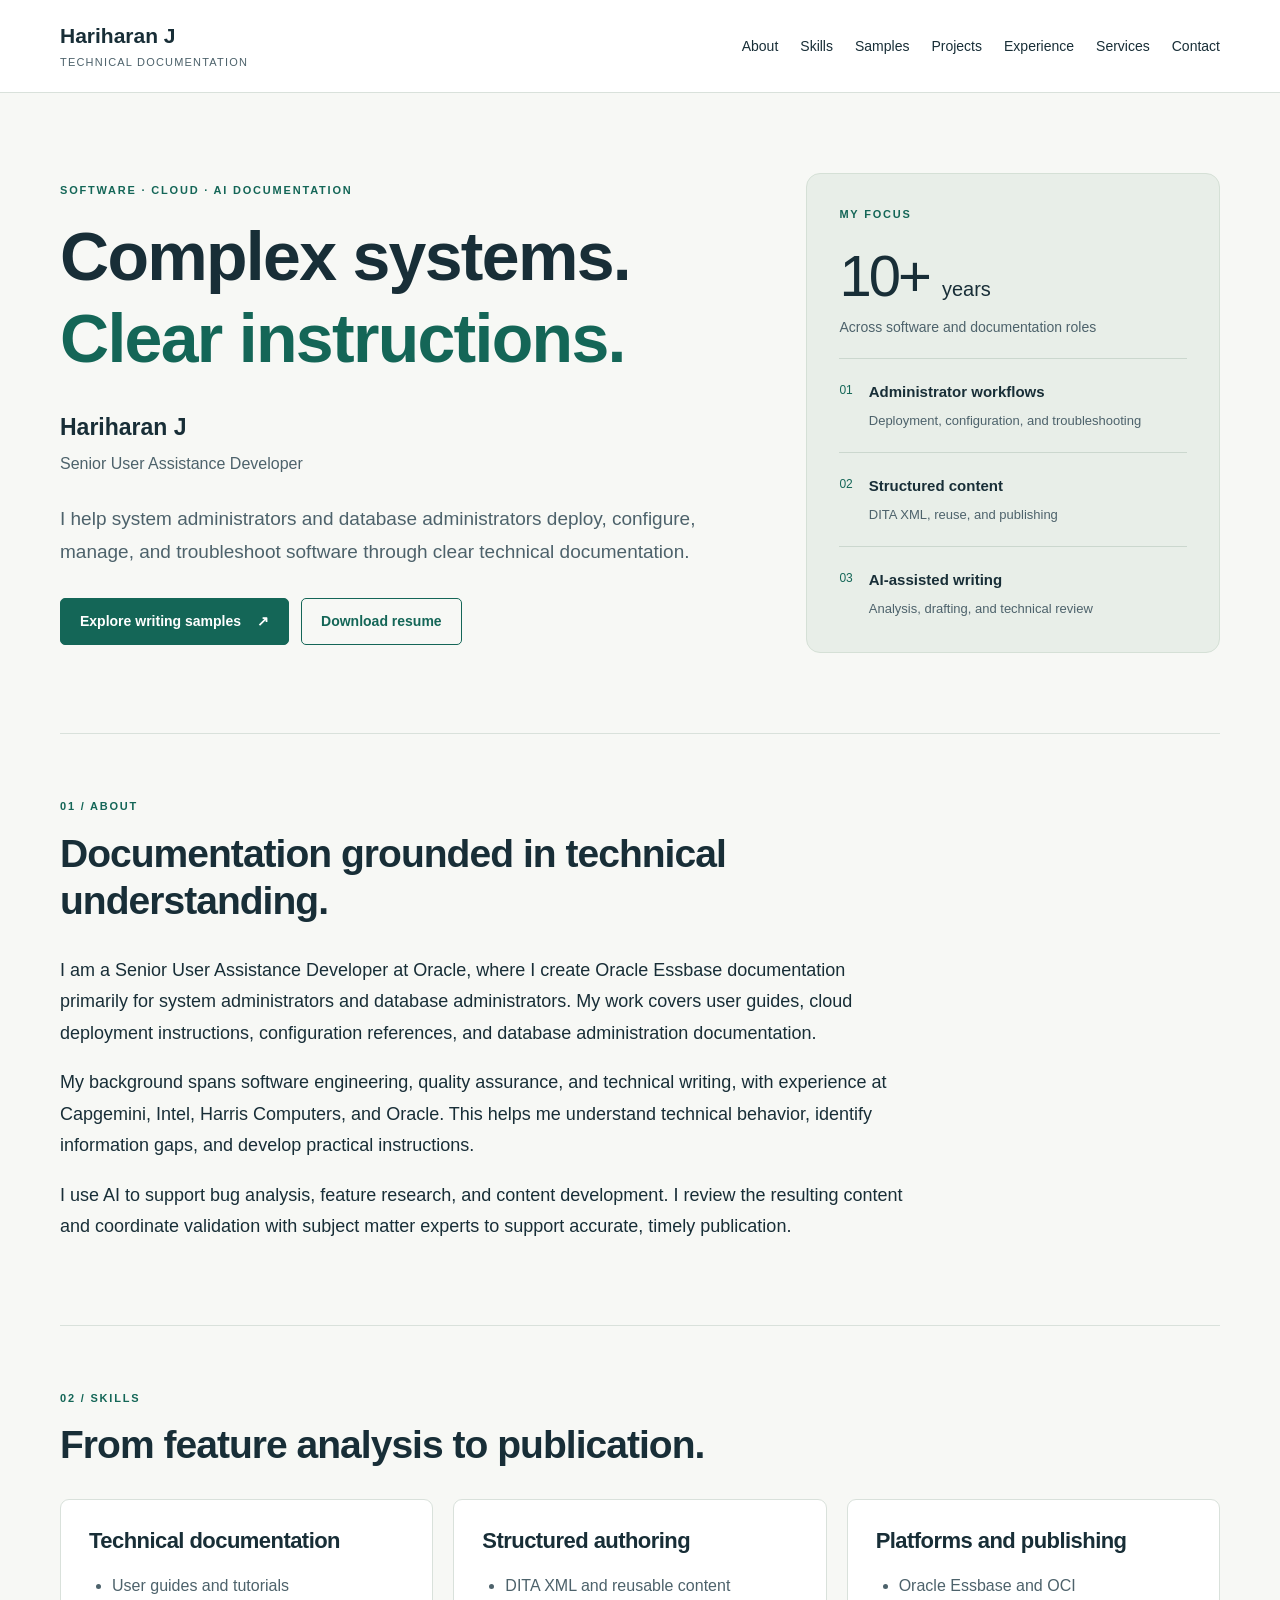
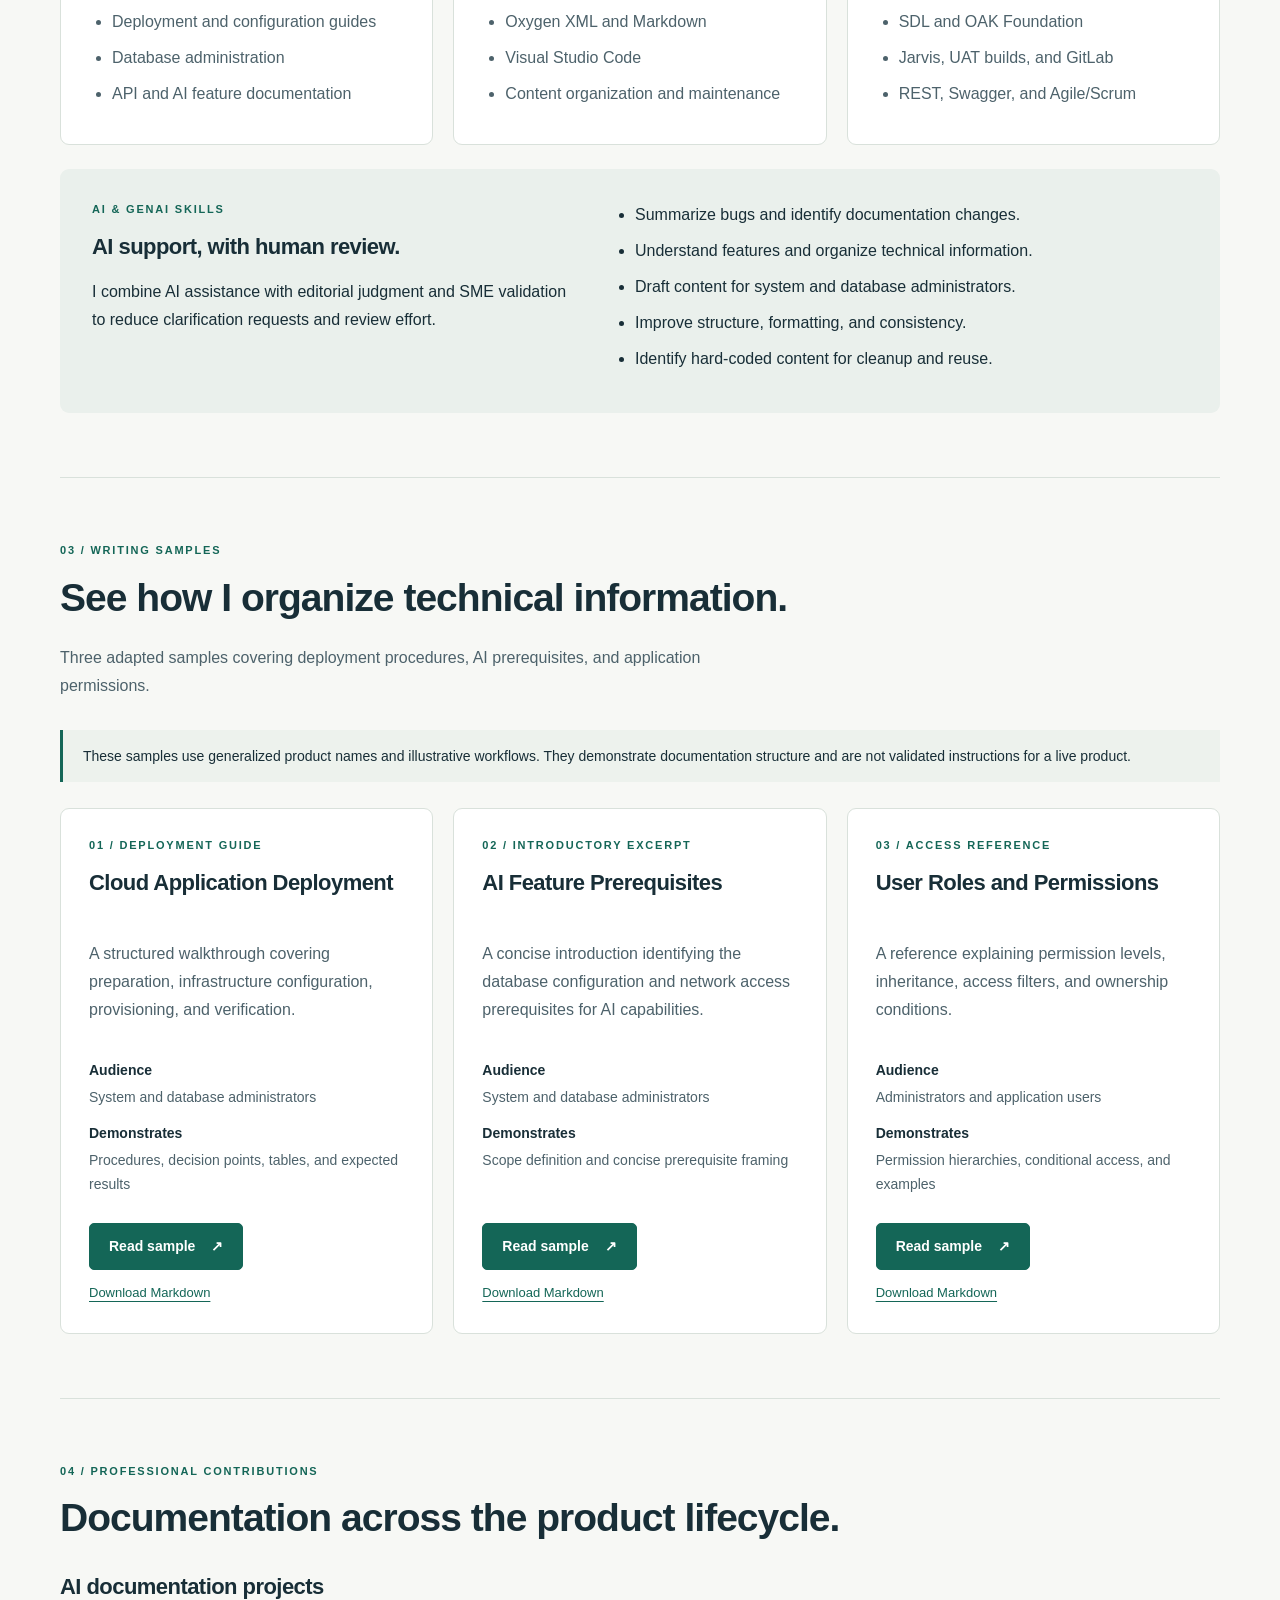
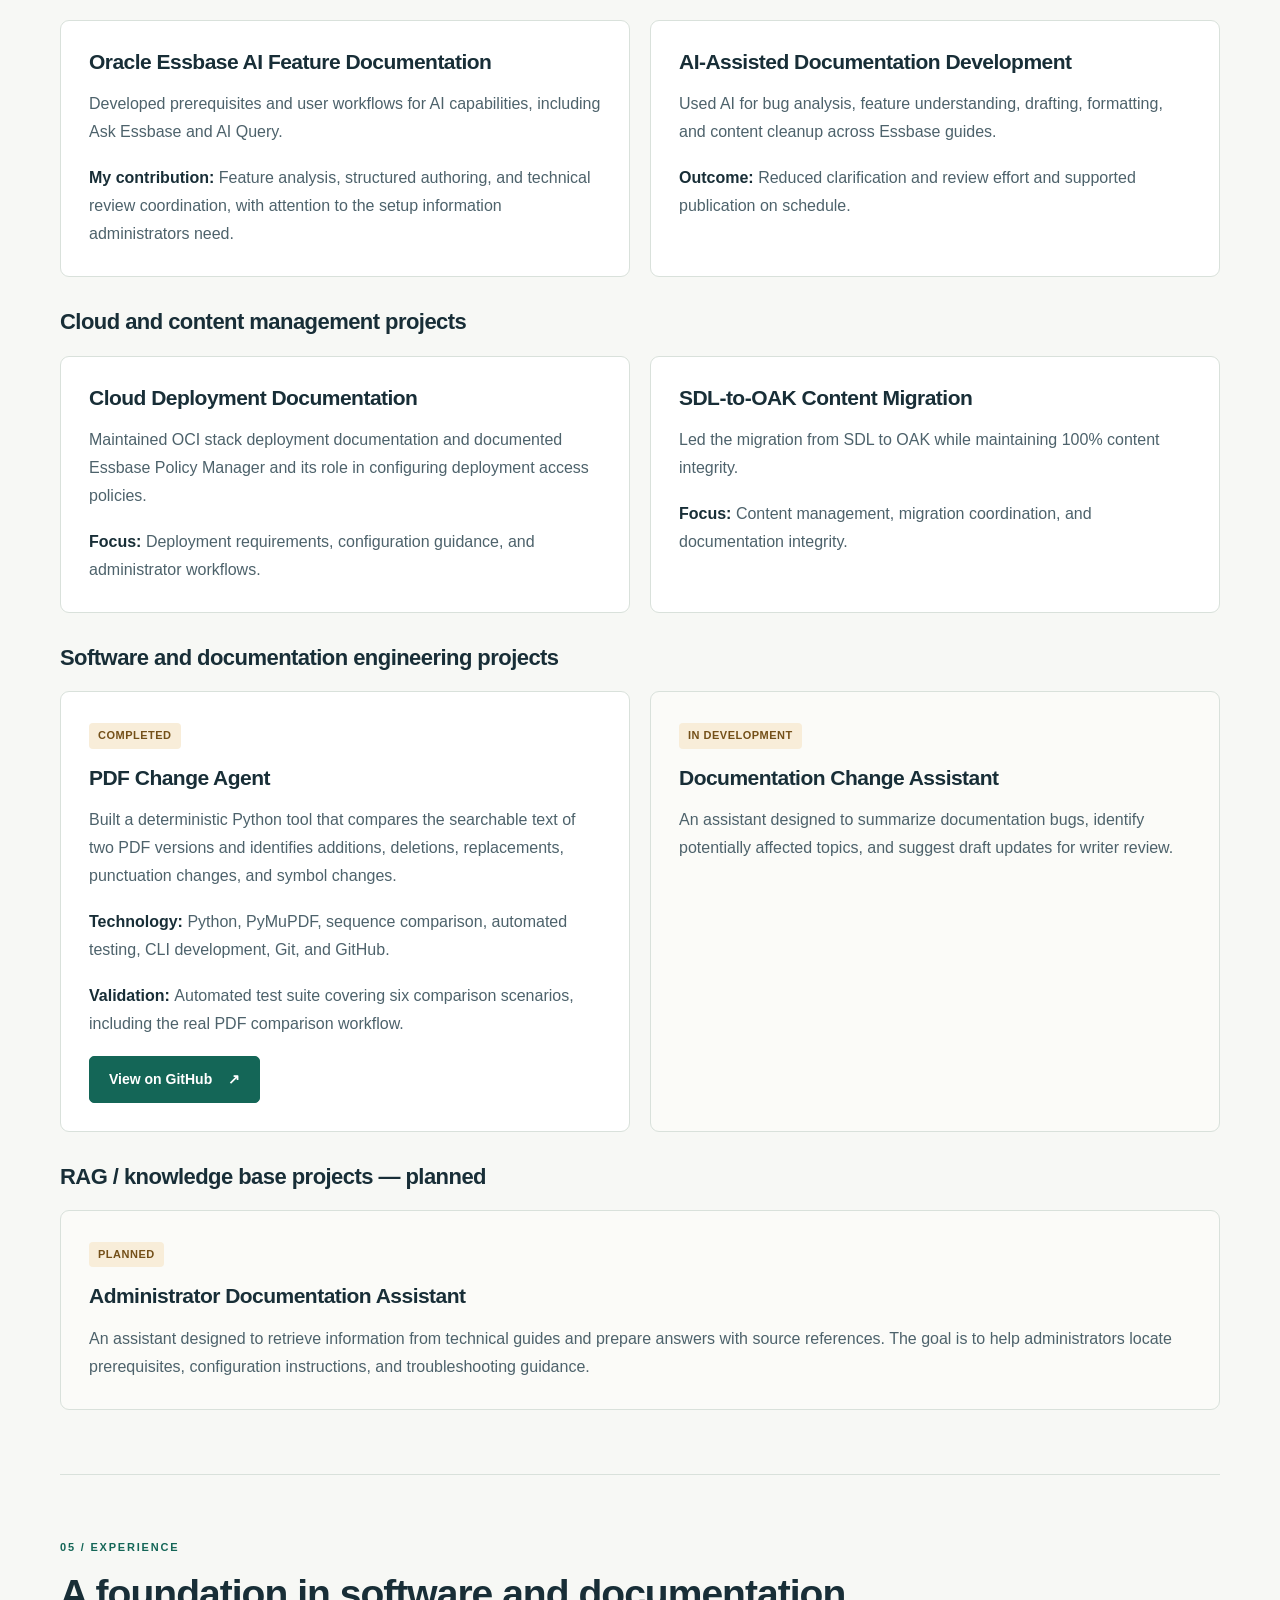
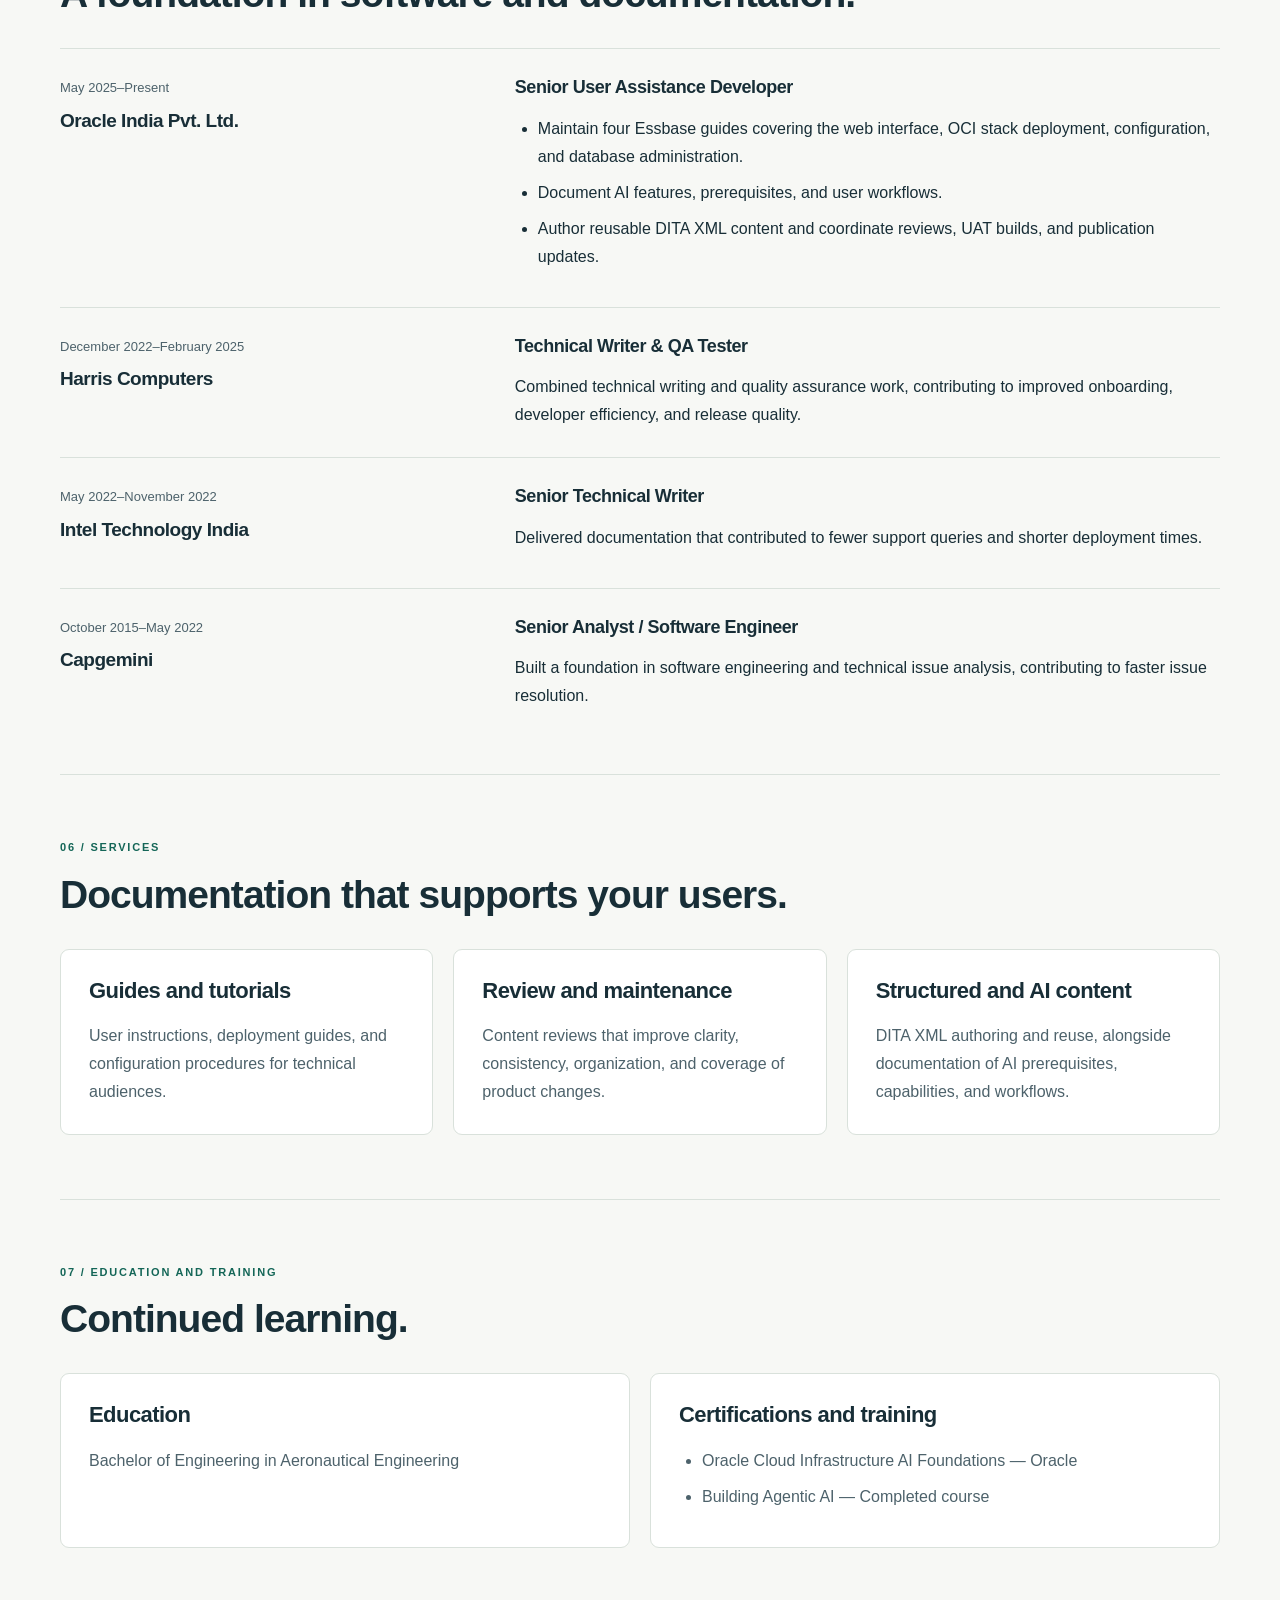
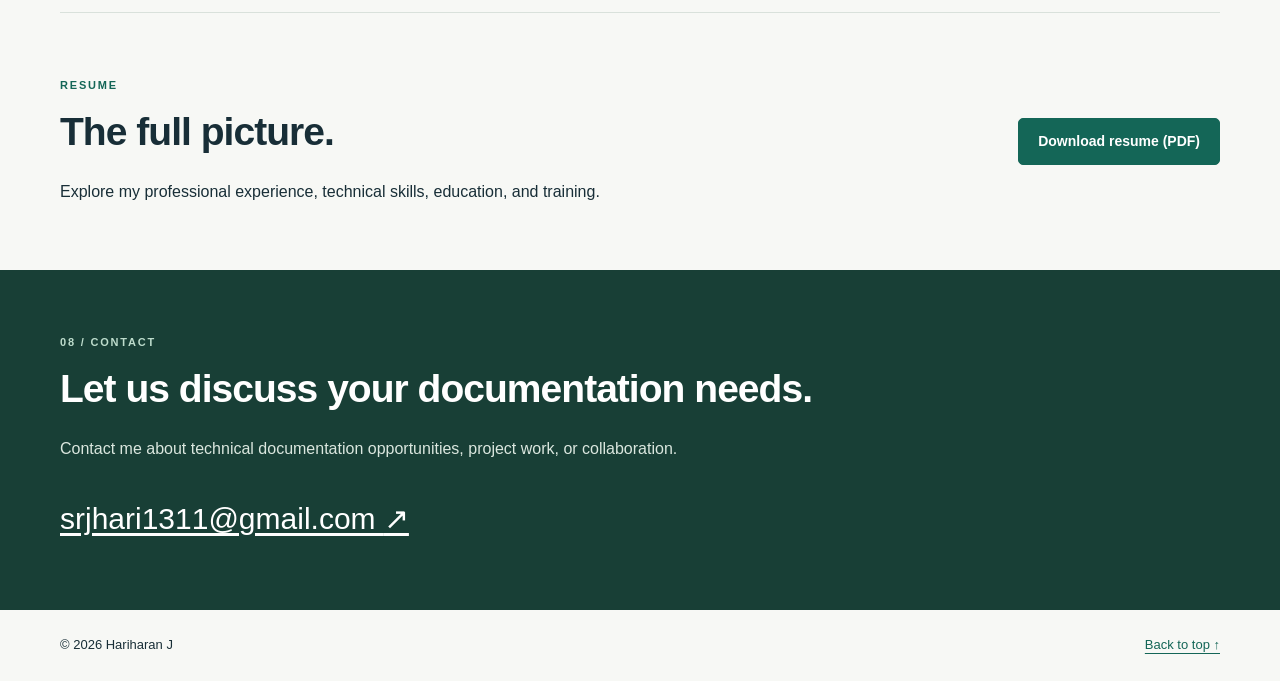
<file: index.html>
<!DOCTYPE html>
<html lang="en">
    <head>
        <meta charset="UTF-8">
        <meta name="viewport" content="width=device-width, initial-scale=1.0">
        <meta name="description" content="Hariharan J — Senior User Assistance Developer. Technical documentation for system administrators and database administrators, with selected cloud, AI, and software documentation projects.">
        <title>
            Hariharan J | Technical Documentation Portfolio
        </title>
        <link rel="stylesheet" href="style.css">
    </head>
    <body>
        <a class="skip-link" href="#main">
            Skip to content
        </a>

        <header class="site-header">
            <nav class="container navigation" aria-label="Main navigation">
                <a class="brand" href="#home">
                    Hariharan J
                    <span>
                        Technical documentation
                    </span>
                </a>

                <div class="nav-links">
                    <a href="#about">
                        About
                    </a>
                    <a href="#skills">
                        Skills
                    </a>
                    <a href="#work-samples">
                        Samples
                    </a>
                    <a href="#projects">
                        Projects
                    </a>
                    <a href="#experience">
                        Experience
                    </a>
                    <a href="#services">
                        Services
                    </a>
                    <a href="#contact">
                        Contact
                    </a>
                </div>
            </nav>
        </header>

        <main id="main">

            <section id="home" class="hero container">
                <div>
                    <p class="eyebrow">
                        Software · Cloud · AI documentation
                    </p>

                    <h1>
                        Complex systems.
                        <br>
                        <span>
                            Clear instructions.
                        </span>
                    </h1>

                    <p class="hero-name">
                        Hariharan J
                    </p>

                    <p class="role">
                        Senior User Assistance Developer
                    </p>

                    <p class="lead">
                        I help system administrators and database administrators deploy, configure, manage, and troubleshoot software through clear technical documentation.
                    </p>

                    <div class="actions">
                        <a class="button" href="#work-samples">
                            Explore writing samples
                            <span aria-hidden="true">
                                ↗
                            </span>
                        </a>

                        <a class="button secondary" href="resume/Hariharan_Resume.pdf" download>
                            Download resume
                        </a>
                    </div>
                </div>

                <aside class="hero-aside" aria-label="Professional focus">
                    <p class="eyebrow">
                        My focus
                    </p>

                    <p class="focus-number">
                        10+
                        <span>
                            years
                        </span>
                    </p>

                    <p>
                        Across software and documentation roles
                    </p>

                    <div class="focus-item">
                        <span>
                            01
                        </span>

                        <div>
                            <strong>
                                Administrator workflows
                            </strong>

                            <p>
                                Deployment, configuration, and troubleshooting
                            </p>
                        </div>
                    </div>

                    <div class="focus-item">
                        <span>
                            02
                        </span>

                        <div>
                            <strong>
                                Structured content
                            </strong>

                            <p>
                                DITA XML, reuse, and publishing
                            </p>
                        </div>
                    </div>

                    <div class="focus-item">
                        <span>
                            03
                        </span>

                        <div>
                            <strong>
                                AI-assisted writing
                            </strong>

                            <p>
                                Analysis, drafting, and technical review
                            </p>
                        </div>
                    </div>
                </aside>
            </section>


            <section id="about" class="section container">
                <div class="section-heading">
                    <p class="eyebrow">
                        01 / About
                    </p>

                    <h2>
                        Documentation grounded in technical understanding.
                    </h2>
                </div>

                <div class="prose">
                    <p>
                        I am a Senior User Assistance Developer at Oracle, where I create Oracle Essbase documentation primarily for system administrators and database administrators. My work covers user guides, cloud deployment instructions, configuration references, and database administration documentation.
                    </p>

                    <p>
                        My background spans software engineering, quality assurance, and technical writing, with experience at Capgemini, Intel, Harris Computers, and Oracle. This helps me understand technical behavior, identify information gaps, and develop practical instructions.
                    </p>

                    <p>
                        I use AI to support bug analysis, feature research, and content development. I review the resulting content and coordinate validation with subject matter experts to support accurate, timely publication.
                    </p>
                </div>
            </section>


            <section id="skills" class="section container">
                <div class="section-heading">
                    <p class="eyebrow">
                        02 / Skills
                    </p>

                    <h2>
                        From feature analysis to publication.
                    </h2>
                </div>

                <div class="grid three">

                    <article class="card">
                        <h3>
                            Technical documentation
                        </h3>

                        <ul>
                            <li>
                                User guides and tutorials
                            </li>

                            <li>
                                Deployment and configuration guides
                            </li>

                            <li>
                                Database administration
                            </li>

                            <li>
                                API and AI feature documentation
                            </li>
                        </ul>
                    </article>


                    <article class="card">
                        <h3>
                            Structured authoring
                        </h3>

                        <ul>
                            <li>
                                DITA XML and reusable content
                            </li>

                            <li>
                                Oxygen XML and Markdown
                            </li>

                            <li>
                                Visual Studio Code
                            </li>

                            <li>
                                Content organization and maintenance
                            </li>
                        </ul>
                    </article>


                    <article class="card">
                        <h3>
                            Platforms and publishing
                        </h3>

                        <ul>
                            <li>
                                Oracle Essbase and OCI
                            </li>

                            <li>
                                SDL and OAK Foundation
                            </li>

                            <li>
                                Jarvis, UAT builds, and GitLab
                            </li>

                            <li>
                                REST, Swagger, and Agile/Scrum
                            </li>
                        </ul>
                    </article>

                </div>


                <article class="ai-panel">
                    <div>
                        <p class="eyebrow">
                            AI
                            &amp;
                            GenAI skills
                        </p>

                        <h3>
                            AI support, with human review.
                        </h3>

                        <p>
                            I combine AI assistance with editorial judgment and SME validation to reduce clarification requests and review effort.
                        </p>
                    </div>

                    <ul>
                        <li>
                            Summarize bugs and identify documentation changes.
                        </li>

                        <li>
                            Understand features and organize technical information.
                        </li>

                        <li>
                            Draft content for system and database administrators.
                        </li>

                        <li>
                            Improve structure, formatting, and consistency.
                        </li>

                        <li>
                            Identify hard-coded content for cleanup and reuse.
                        </li>
                    </ul>
                </article>
            </section>


            <section id="work-samples" class="section container">
                <div class="section-heading">
                    <p class="eyebrow">
                        03 / Writing samples
                    </p>

                    <h2>
                        See how I organize technical information.
                    </h2>

                    <p>
                        Three adapted samples covering deployment procedures, AI prerequisites, and application permissions.
                    </p>
                </div>

                <p class="notice">
                    These samples use generalized product names and illustrative workflows. They demonstrate documentation structure and are not validated instructions for a live product.
                </p>


                <div class="grid three">

                    <article class="card sample-card">
                        <p class="eyebrow">
                            01 / Deployment guide
                        </p>

                        <h3>
                            Cloud Application Deployment
                        </h3>

                        <p>
                            A structured walkthrough covering preparation, infrastructure configuration, provisioning, and verification.
                        </p>

                        <dl>
                            <dt>
                                Audience
                            </dt>

                            <dd>
                                System and database administrators
                            </dd>

                            <dt>
                                Demonstrates
                            </dt>

                            <dd>
                                Procedures, decision points, tables, and expected results
                            </dd>
                        </dl>

                        <div class="card-actions">
                            <a class="button" href="samples/cloud-deployment.html">
                                Read sample
                                <span aria-hidden="true">
                                    ↗
                                </span>
                            </a>

                            <a href="samples/Cloud_Deployment_Writing_Sample.md" download>
                                Download Markdown
                            </a>
                        </div>
                    </article>


                    <article class="card sample-card">
                        <p class="eyebrow">
                            02 / Introductory excerpt
                        </p>

                        <h3>
                            AI Feature Prerequisites
                        </h3>

                        <p>
                            A concise introduction identifying the database configuration and network access prerequisites for AI capabilities.
                        </p>

                        <dl>
                            <dt>
                                Audience
                            </dt>

                            <dd>
                                System and database administrators
                            </dd>

                            <dt>
                                Demonstrates
                            </dt>

                            <dd>
                                Scope definition and concise prerequisite framing
                            </dd>
                        </dl>

                        <div class="card-actions">
                            <a class="button" href="samples/ai-prerequisites.html">
                                Read sample
                                <span aria-hidden="true">
                                    ↗
                                </span>
                            </a>

                            <a href="samples/AI_Features_Prerequisites_Sample.md" download>
                                Download Markdown
                            </a>
                        </div>
                    </article>


                    <article class="card sample-card">
                        <p class="eyebrow">
                            03 / Access reference
                        </p>

                        <h3>
                            User Roles and Permissions
                        </h3>

                        <p>
                            A reference explaining permission levels, inheritance, access filters, and ownership conditions.
                        </p>

                        <dl>
                            <dt>
                                Audience
                            </dt>

                            <dd>
                                Administrators and application users
                            </dd>

                            <dt>
                                Demonstrates
                            </dt>

                            <dd>
                                Permission hierarchies, conditional access, and examples
                            </dd>
                        </dl>

                        <div class="card-actions">
                            <a class="button" href="samples/user-permissions.html">
                                Read sample
                                <span aria-hidden="true">
                                    ↗
                                </span>
                            </a>

                            <a href="samples/User_Roles_and_Application_Permissions_Sample.md" download>
                                Download Markdown
                            </a>
                        </div>
                    </article>

                </div>
            </section>


            <section id="projects" class="section container">
                <div class="section-heading">
                    <p class="eyebrow">
                        04 / Professional contributions
                    </p>

                    <h2>
                        Documentation across the product lifecycle.
                    </h2>
                </div>


                <h3 class="group-heading">
                    AI documentation projects
                </h3>

                <div class="grid two">

                    <article class="card">
                        <h4>
                            Oracle Essbase AI Feature Documentation
                        </h4>

                        <p>
                            Developed prerequisites and user workflows for AI capabilities, including Ask Essbase and AI Query.
                        </p>

                        <p>
                            <strong>
                                My contribution:
                            </strong>

                            Feature analysis, structured authoring, and technical review coordination, with attention to the setup information administrators need.
                        </p>
                    </article>


                    <article class="card">
                        <h4>
                            AI-Assisted Documentation Development
                        </h4>

                        <p>
                            Used AI for bug analysis, feature understanding, drafting, formatting, and content cleanup across Essbase guides.
                        </p>

                        <p>
                            <strong>
                                Outcome:
                            </strong>

                            Reduced clarification and review effort and supported publication on schedule.
                        </p>
                    </article>

                </div>


                <h3 class="group-heading">
                    Cloud and content management projects
                </h3>

                <div class="grid two">

                    <article class="card">
                        <h4>
                            Cloud Deployment Documentation
                        </h4>

                        <p>
                            Maintained OCI stack deployment documentation and documented Essbase Policy Manager and its role in configuring deployment access policies.
                        </p>

                        <p>
                            <strong>
                                Focus:
                            </strong>

                            Deployment requirements, configuration guidance, and administrator workflows.
                        </p>
                    </article>


                    <article class="card">
                        <h4>
                            SDL-to-OAK Content Migration
                        </h4>

                        <p>
                            Led the migration from SDL to OAK while maintaining 100% content integrity.
                        </p>

                        <p>
                            <strong>
                                Focus:
                            </strong>

                            Content management, migration coordination, and documentation integrity.
                        </p>
                    </article>

                </div>


                <h3 class="group-heading">
                    Software and documentation engineering projects
                </h3>

                <div class="grid two">

                    <article class="card">
                        <span class="badge">
                            Completed
                        </span>

                        <h4>
                            PDF Change Agent
                        </h4>

                        <p>
                            Built a deterministic Python tool that compares the searchable text of two PDF versions and identifies additions, deletions, replacements, punctuation changes, and symbol changes.
                        </p>

                        <p>
                            <strong>
                                Technology:
                            </strong>

                            Python, PyMuPDF, sequence comparison, automated testing, CLI development, Git, and GitHub.
                        </p>

                        <p>
                            <strong>
                                Validation:
                            </strong>

                            Automated test suite covering six comparison scenarios, including the real PDF comparison workflow.
                        </p>

                        <div class="card-actions">
                            <a class="button" href="https://github.com/srjhariharan1990/pdf-change-agent" target="_blank" rel="noopener noreferrer">
                                View on GitHub
                                <span aria-hidden="true">
                                    ↗
                                </span>
                            </a>
                        </div>
                    </article>


                    <article class="card planned">
                        <span class="badge">
                            In development
                        </span>

                        <h4>
                            Documentation Change Assistant
                        </h4>

                        <p>
                            An assistant designed to summarize documentation bugs, identify potentially affected topics, and suggest draft updates for writer review.
                        </p>
                    </article>

                </div>


                <h3 class="group-heading">
                    RAG / knowledge base projects — planned
                </h3>

                <article class="card planned">
                    <span class="badge">
                        Planned
                    </span>

                    <h4>
                        Administrator Documentation Assistant
                    </h4>

                    <p>
                        An assistant designed to retrieve information from technical guides and prepare answers with source references. The goal is to help administrators locate prerequisites, configuration instructions, and troubleshooting guidance.
                    </p>
                </article>

            </section>


            <section id="experience" class="section container">
                <div class="section-heading">
                    <p class="eyebrow">
                        05 / Experience
                    </p>

                    <h2>
                        A foundation in software and documentation.
                    </h2>
                </div>


                <article class="job">
                    <div>
                        <p class="date">
                            May 2025–Present
                        </p>

                        <h3>
                            Oracle India Pvt. Ltd.
                        </h3>
                    </div>

                    <div>
                        <h4>
                            Senior User Assistance Developer
                        </h4>

                        <ul>
                            <li>
                                Maintain four Essbase guides covering the web interface, OCI stack deployment, configuration, and database administration.
                            </li>

                            <li>
                                Document AI features, prerequisites, and user workflows.
                            </li>

                            <li>
                                Author reusable DITA XML content and coordinate reviews, UAT builds, and publication updates.
                            </li>
                        </ul>
                    </div>
                </article>


                <article class="job">
                    <div>
                        <p class="date">
                            December 2022–February 2025
                        </p>

                        <h3>
                            Harris Computers
                        </h3>
                    </div>

                    <div>
                        <h4>
                            Technical Writer
                            &amp;
                            QA Tester
                        </h4>

                        <p>
                            Combined technical writing and quality assurance work, contributing to improved onboarding, developer efficiency, and release quality.
                        </p>
                    </div>
                </article>


                <article class="job">
                    <div>
                        <p class="date">
                            May 2022–November 2022
                        </p>

                        <h3>
                            Intel Technology India
                        </h3>
                    </div>

                    <div>
                        <h4>
                            Senior Technical Writer
                        </h4>

                        <p>
                            Delivered documentation that contributed to fewer support queries and shorter deployment times.
                        </p>
                    </div>
                </article>


                <article class="job">
                    <div>
                        <p class="date">
                            October 2015–May 2022
                        </p>

                        <h3>
                            Capgemini
                        </h3>
                    </div>

                    <div>
                        <h4>
                            Senior Analyst / Software Engineer
                        </h4>

                        <p>
                            Built a foundation in software engineering and technical issue analysis, contributing to faster issue resolution.
                        </p>
                    </div>
                </article>

            </section>


            <section id="services" class="section container">
                <div class="section-heading">
                    <p class="eyebrow">
                        06 / Services
                    </p>

                    <h2>
                        Documentation that supports your users.
                    </h2>
                </div>

                <div class="grid three">

                    <article class="card">
                        <h3>
                            Guides and tutorials
                        </h3>

                        <p>
                            User instructions, deployment guides, and configuration procedures for technical audiences.
                        </p>
                    </article>


                    <article class="card">
                        <h3>
                            Review and maintenance
                        </h3>

                        <p>
                            Content reviews that improve clarity, consistency, organization, and coverage of product changes.
                        </p>
                    </article>


                    <article class="card">
                        <h3>
                            Structured and AI content
                        </h3>

                        <p>
                            DITA XML authoring and reuse, alongside documentation of AI prerequisites, capabilities, and workflows.
                        </p>
                    </article>

                </div>
            </section>


            <section id="education" class="section container">
                <div class="section-heading">
                    <p class="eyebrow">
                        07 / Education and training
                    </p>

                    <h2>
                        Continued learning.
                    </h2>
                </div>

                <div class="grid two">

                    <article class="card">
                        <h3>
                            Education
                        </h3>

                        <p>
                            Bachelor of Engineering in Aeronautical Engineering
                        </p>
                    </article>


                    <article class="card">
                        <h3>
                            Certifications and training
                        </h3>

                        <ul>
                            <li>
                                Oracle Cloud Infrastructure AI Foundations — Oracle
                            </li>

                            <li>
                                Building Agentic AI — Completed course
                            </li>
                        </ul>
                    </article>

                </div>
            </section>


            <section id="resume" class="section container resume-panel">
                <div>
                    <p class="eyebrow">
                        Resume
                    </p>

                    <h2>
                        The full picture.
                    </h2>

                    <p>
                        Explore my professional experience, technical skills, education, and training.
                    </p>
                </div>

                <a class="button" href="resume/Hariharan_Resume.pdf" download>
                    Download resume (PDF)
                </a>
            </section>


            <section id="contact" class="contact-section">
                <div class="container">
                    <p class="eyebrow">
                        08 / Contact
                    </p>

                    <h2>
                        Let us discuss your documentation needs.
                    </h2>

                    <p>
                        Contact me about technical documentation opportunities, project work, or collaboration.
                    </p>

                    <a class="contact-email" href="mailto:srjhari1311@gmail.com">
                        srjhari1311@gmail.com
                        <span aria-hidden="true">
                            ↗
                        </span>
                    </a>
                </div>
            </section>

        </main>


        <footer class="container footer">
            <p>
                © 2026 Hariharan J
            </p>

            <a href="#home">
                Back to top ↑
            </a>
        </footer>

    </body>
</html>
</file>
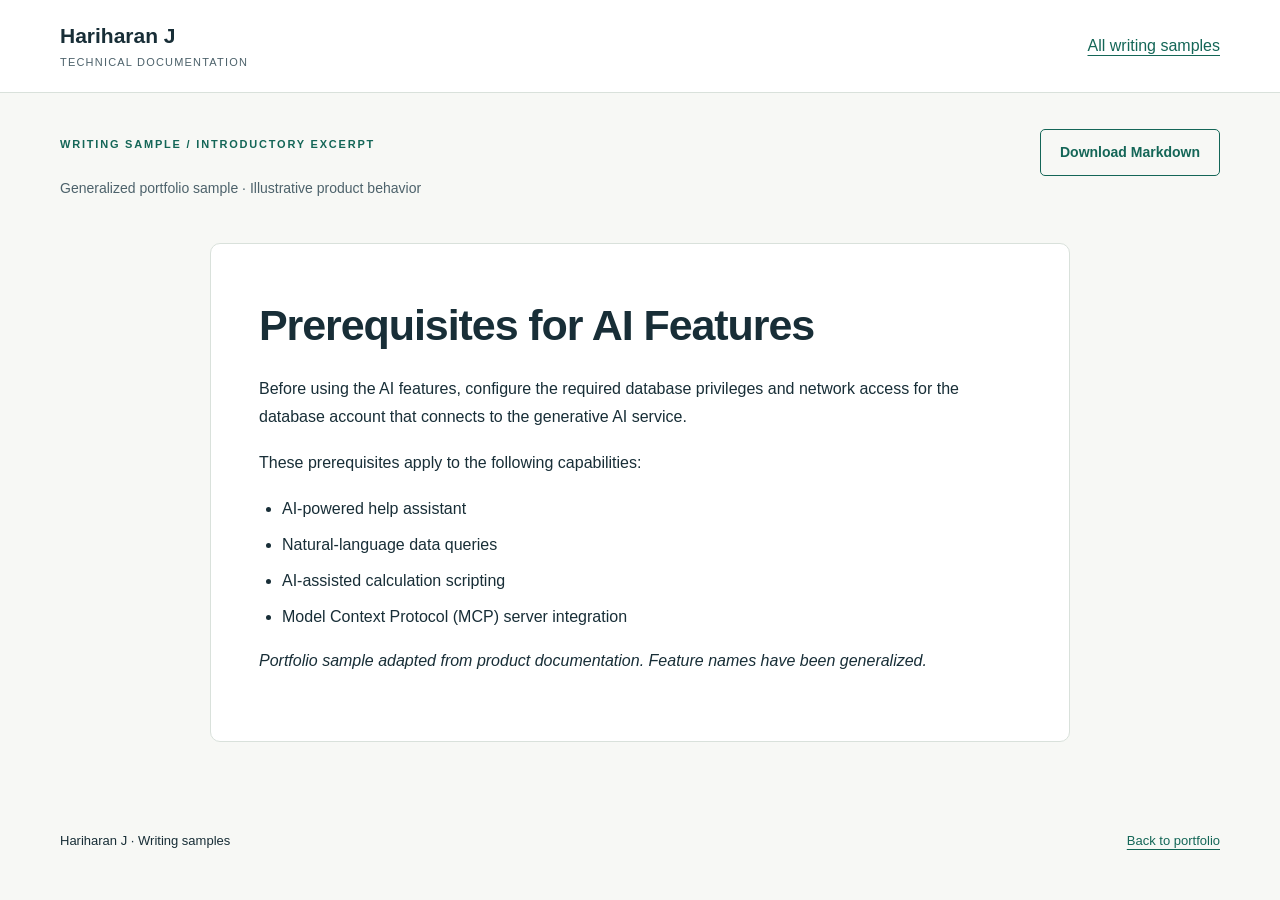
<file: ai-prerequisites.html>
<!DOCTYPE html>
<html lang="en">
    <head>
        <meta charset="UTF-8">
        <meta name="viewport" content="width=device-width, initial-scale=1.0">
        <title>
            AI Feature Prerequisites | Hariharan J
        </title>
        <link rel="stylesheet" href="../style.css">
    </head>
    <body>
        <a class="skip-link" href="#sample">
            Skip to sample
        </a>
        <header class="site-header">
            <nav class="container navigation" aria-label="Sample navigation">
                <a class="brand" href="../index.html">
                    Hariharan J
                    <span>
                        Technical documentation
                    </span>
                </a>
                <a href="../index.html#work-samples">
                    All writing samples
                </a>
            </nav>
        </header>
        <main class="container">
            <div class="sample-top">
                <div class="sample-toolbar">
                    <p class="eyebrow">
                        Writing sample / Introductory excerpt
                    </p>
                    <a class="button secondary" href="AI_Features_Prerequisites_Sample.md" download>
                        Download Markdown
                    </a>
                </div>
                <p class="sample-scope">
                    Generalized portfolio sample · Illustrative product behavior
                </p>
            </div>
            <article id="sample" class="document">
                <h1>
                    Prerequisites for AI Features
                </h1>
                <p>
                    Before using the AI features, configure the required database privileges and network access for the database account that connects to the generative AI service.
                </p>
                <p>
                    These prerequisites apply to the following capabilities:
                </p>
                <ul>
                    <li>
                        AI-powered help assistant
                    </li>
                    <li>
                        Natural-language data queries
                    </li>
                    <li>
                        AI-assisted calculation scripting
                    </li>
                    <li>
                        Model Context Protocol (MCP) server integration
                    </li>
                </ul>
                <p>
                    <em>
                        Portfolio sample adapted from product documentation. Feature names have been generalized.
                    </em>
                </p>
            </article>
        </main>
        <footer class="container footer">
            <p>
                Hariharan J · Writing samples
            </p>
            <a href="../index.html#work-samples">
                Back to portfolio
            </a>
        </footer>
    </body>
</html>
</file>
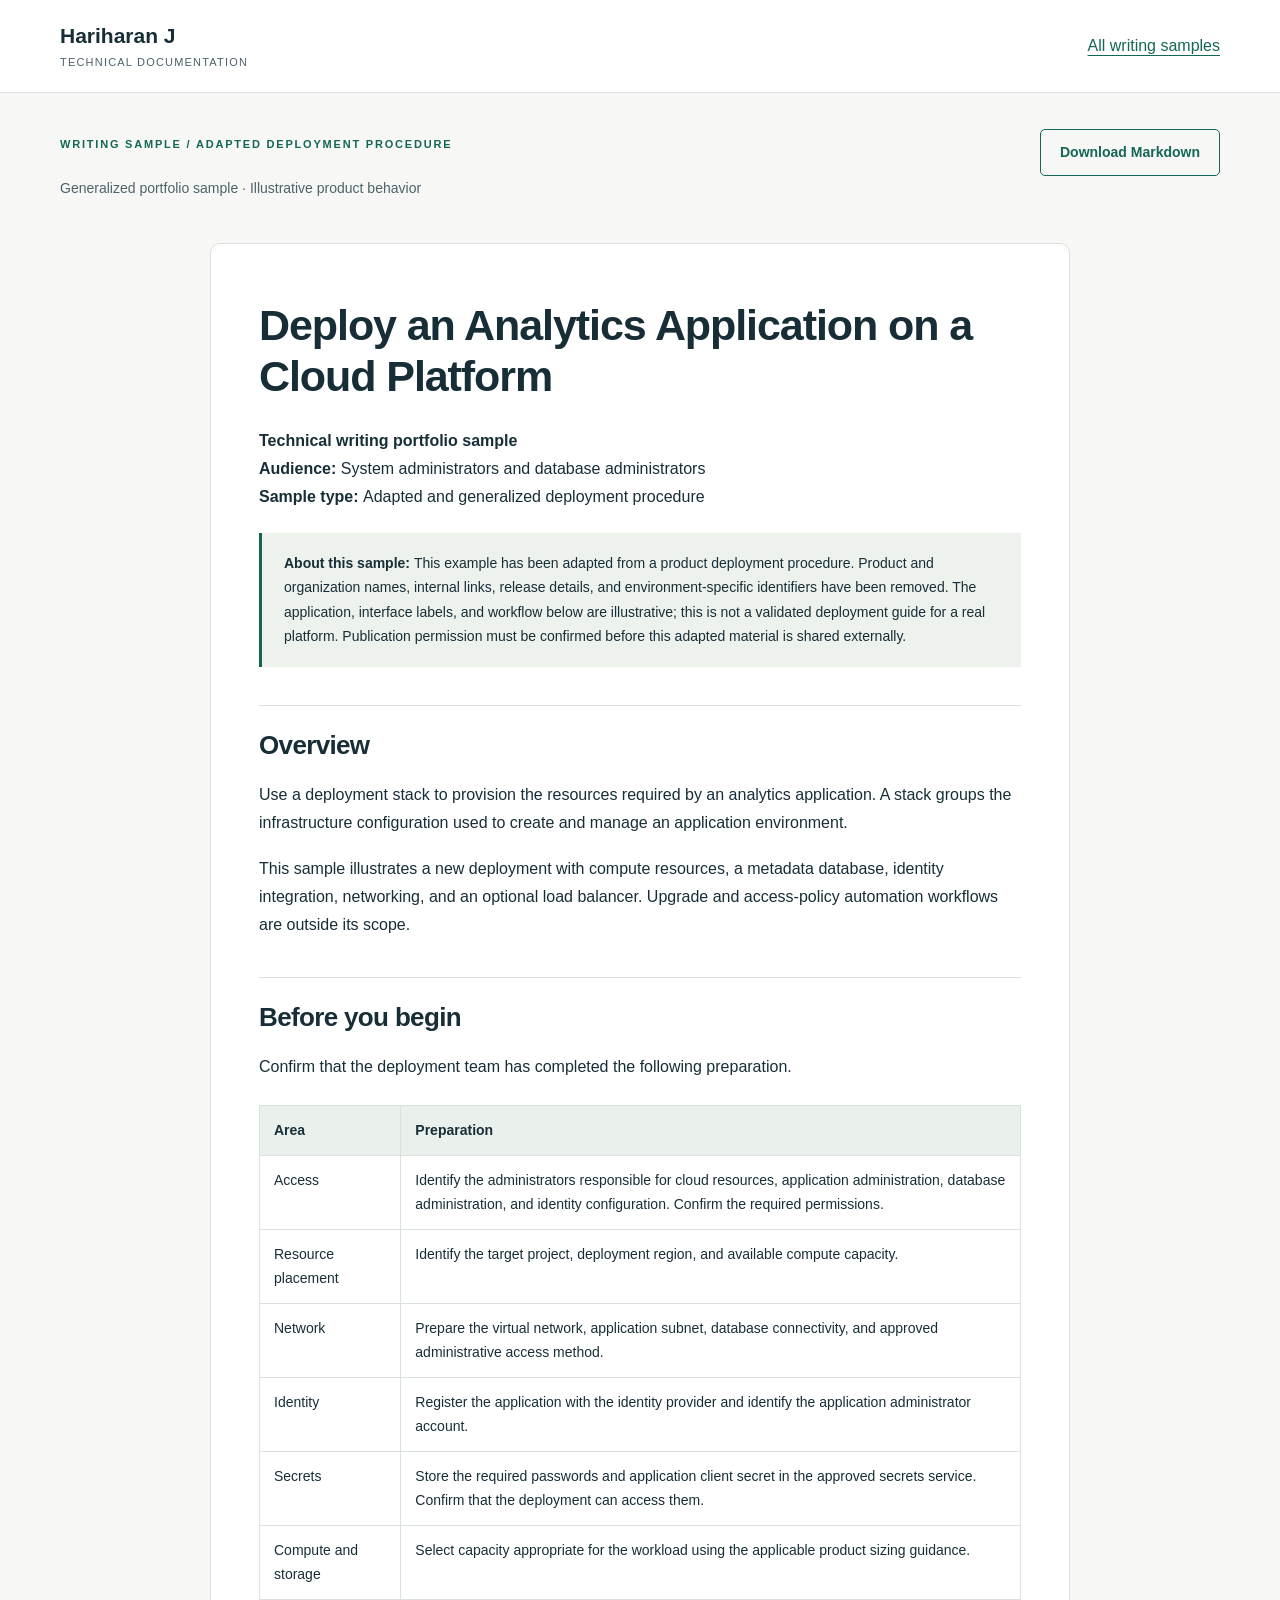
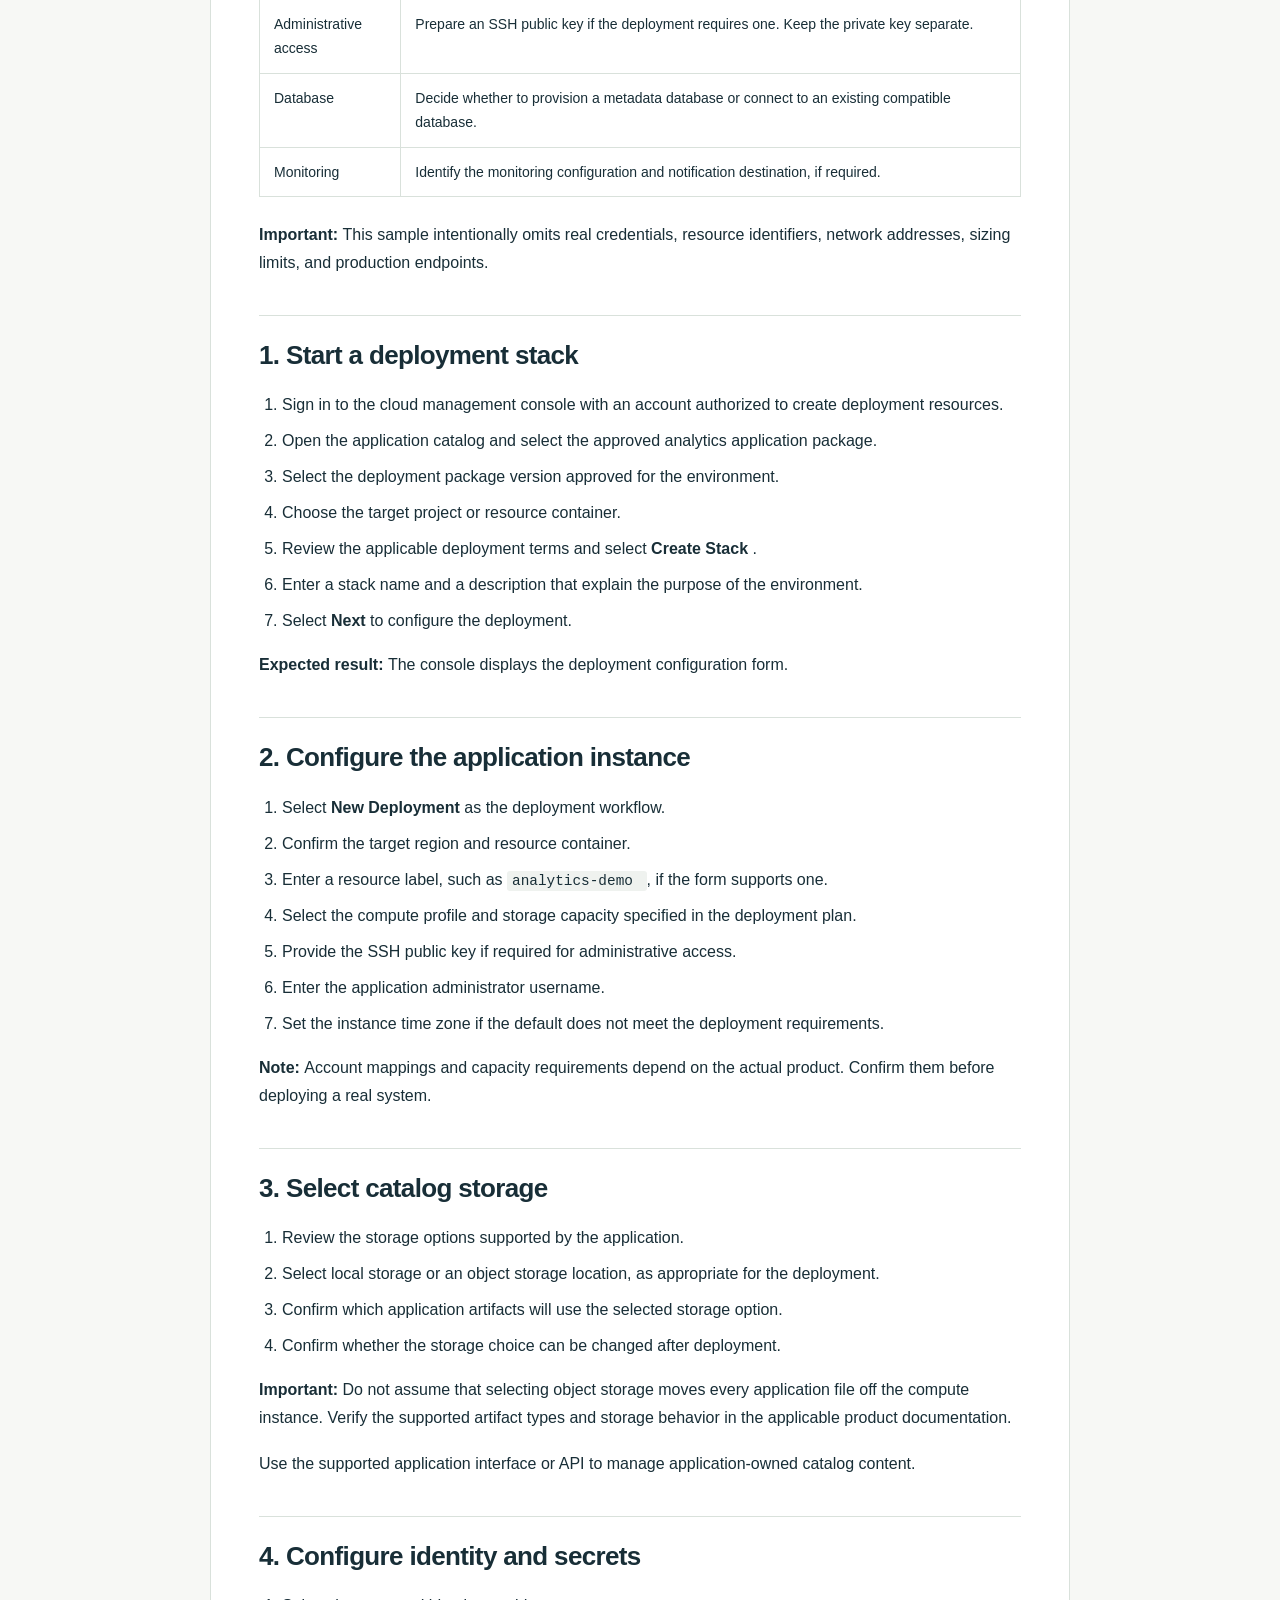
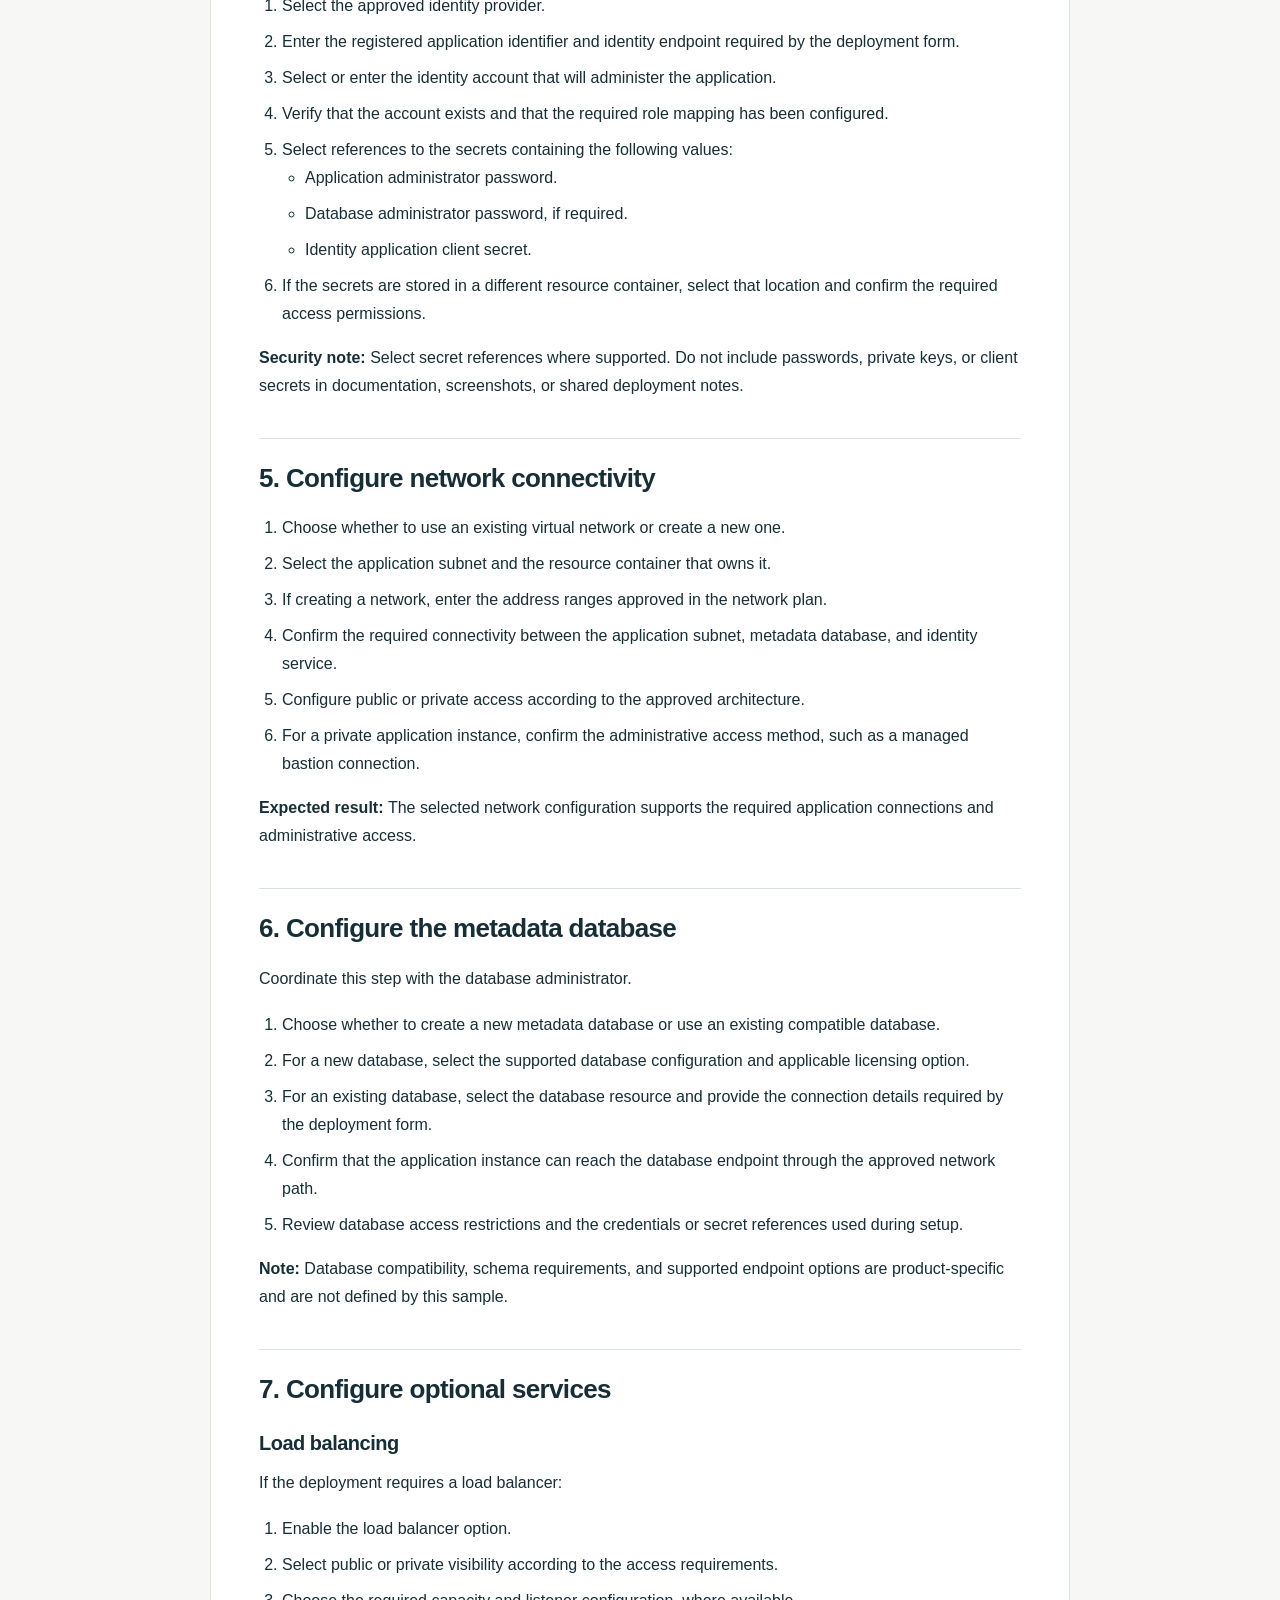
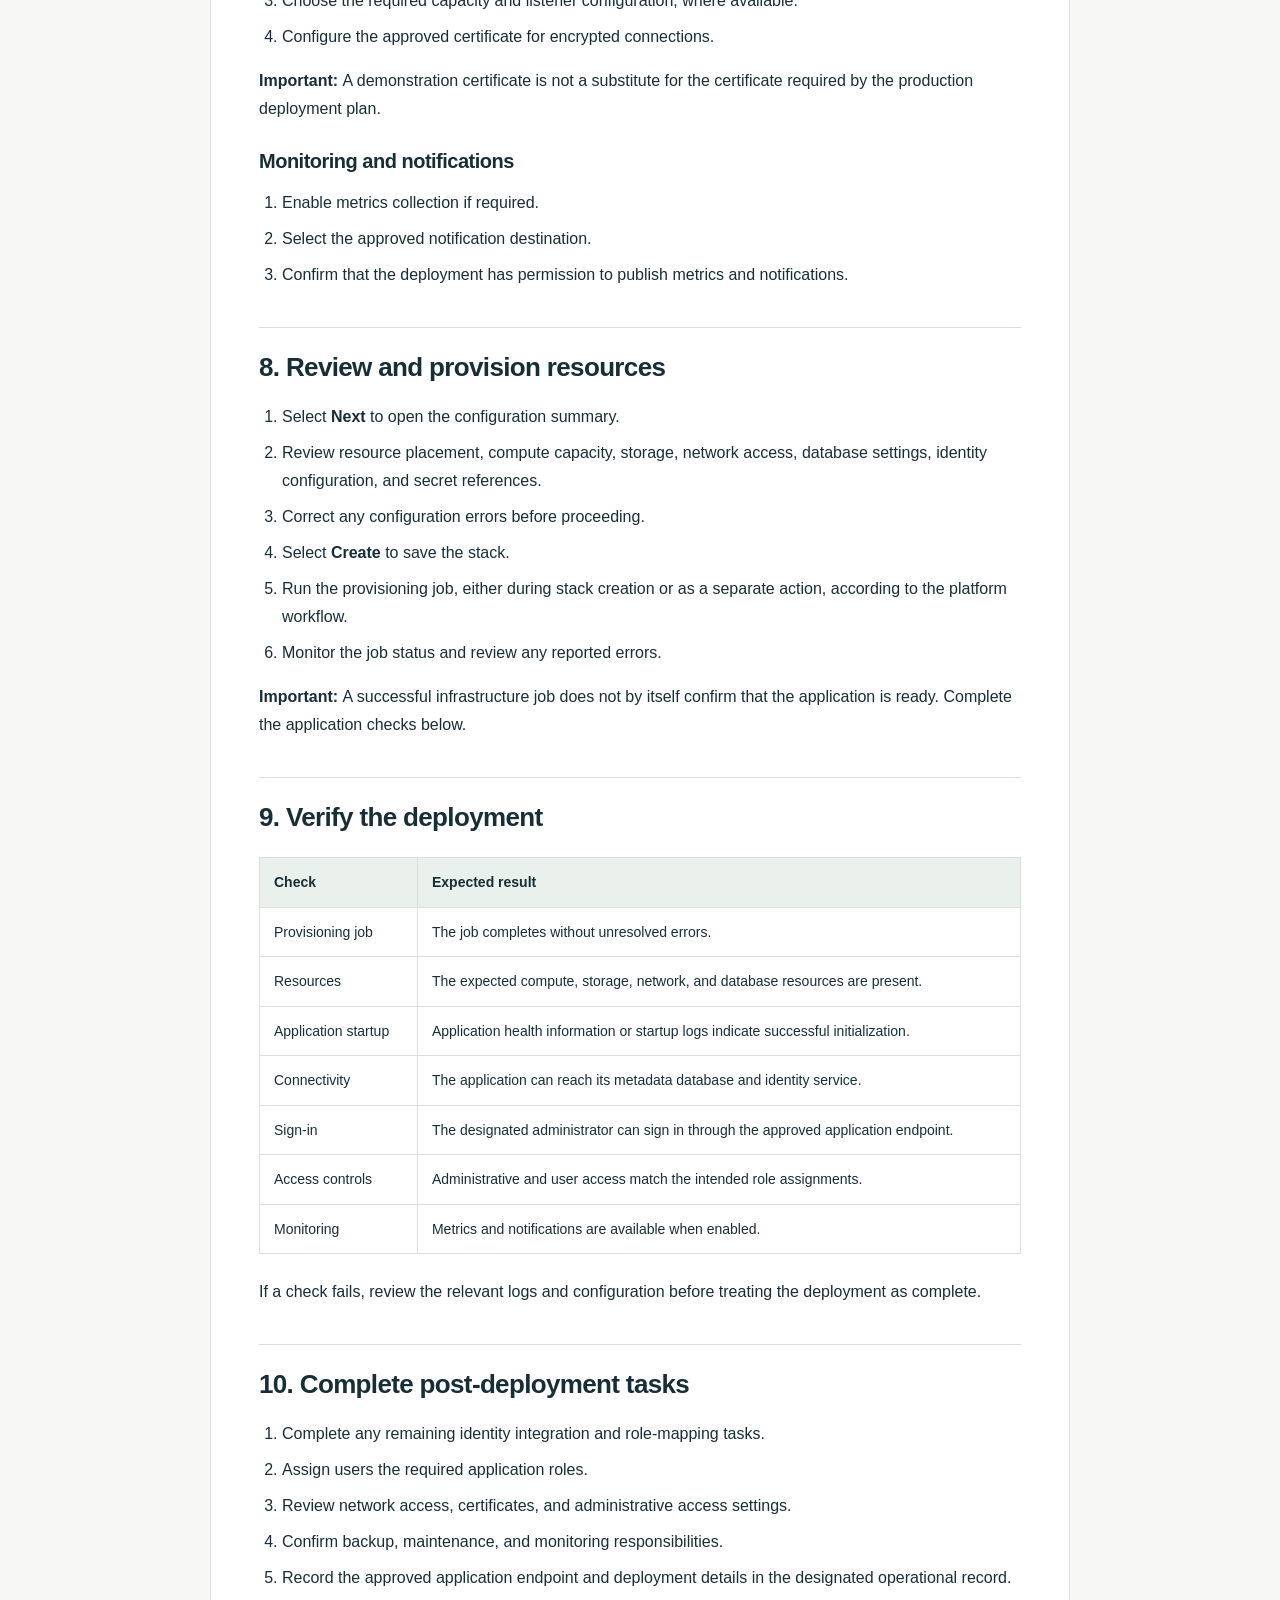
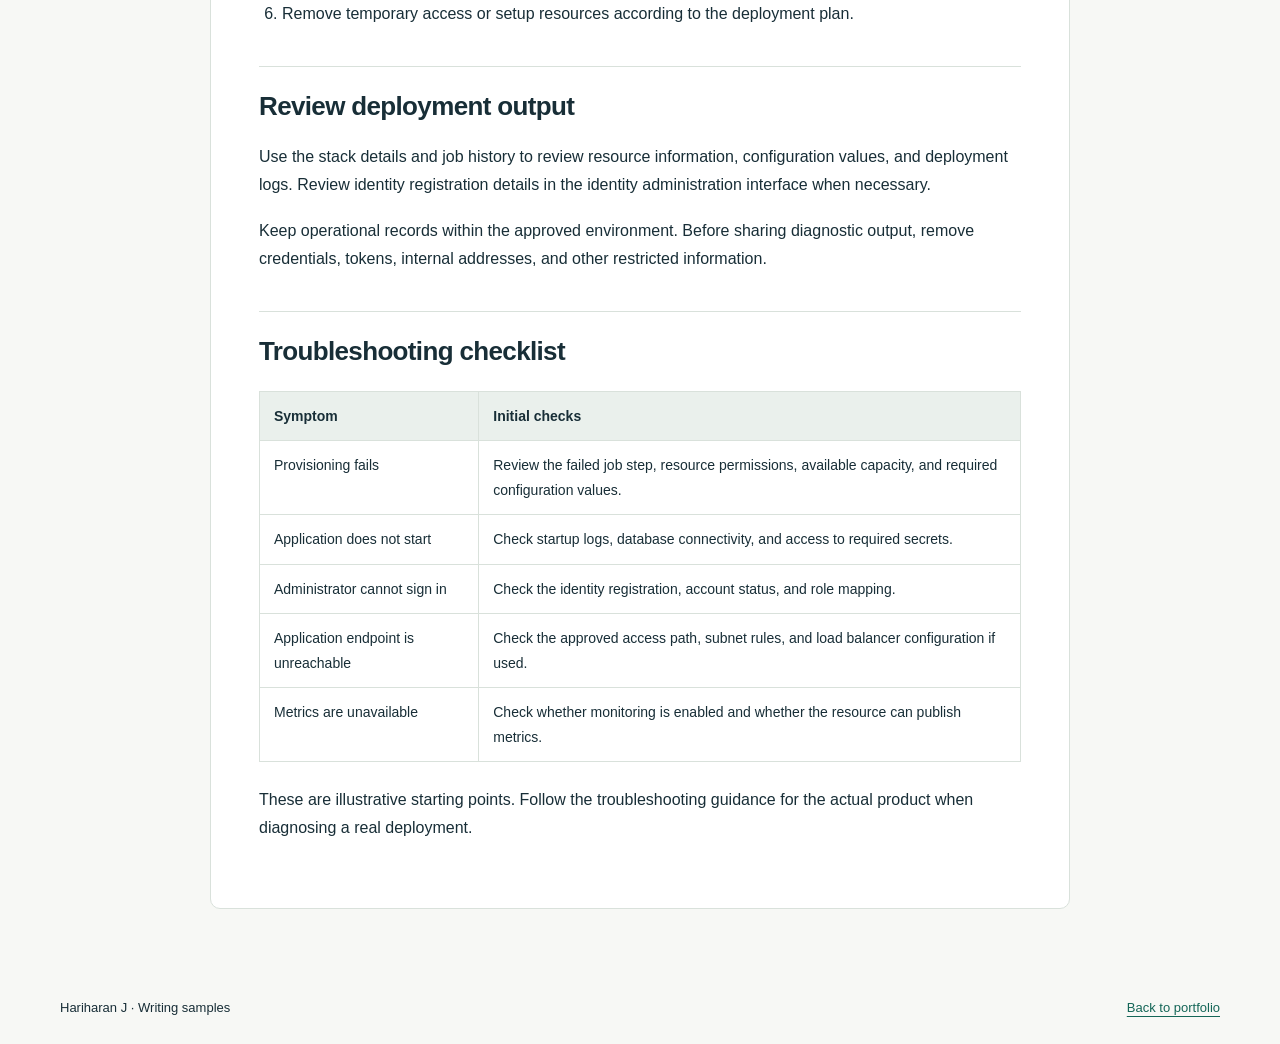
<file: cloud-deployment.html>
<!DOCTYPE html>
<html lang="en">
    <head>
        <meta charset="UTF-8">
        <meta name="viewport" content="width=device-width, initial-scale=1.0">
        <title>
            Cloud Application Deployment | Hariharan J
        </title>
        <link rel="stylesheet" href="../style.css">
    </head>
    <body>
        <a class="skip-link" href="#sample">
            Skip to sample
        </a>
        <header class="site-header">
            <nav class="container navigation" aria-label="Sample navigation">
                <a class="brand" href="../index.html">
                    Hariharan J
                    <span>
                        Technical documentation
                    </span>
                </a>
                <a href="../index.html#work-samples">
                    All writing samples
                </a>
            </nav>
        </header>
        <main class="container">
            <div class="sample-top">
                <div class="sample-toolbar">
                    <p class="eyebrow">
                        Writing sample / Adapted deployment procedure
                    </p>
                    <a class="button secondary" href="Cloud_Deployment_Writing_Sample.md" download>
                        Download Markdown
                    </a>
                </div>
                <p class="sample-scope">
                    Generalized portfolio sample · Illustrative product behavior
                </p>
            </div>
            <article id="sample" class="document">
                <h1>
                    Deploy an Analytics Application on a Cloud Platform
                </h1>
                <p>
                    <strong>
                        Technical writing portfolio sample
                    </strong>
                    <br>
                    <strong>
                        Audience:
                    </strong>
                    System administrators and database administrators
                    <br>
                    <strong>
                        Sample type:
                    </strong>
                    Adapted and generalized deployment procedure
                </p>
                <blockquote>
                    <p>
                        <strong>
                            About this sample:
                        </strong>
                        This example has been adapted from a product deployment procedure. Product and organization names, internal links, release details, and environment-specific identifiers have been removed. The application, interface labels, and workflow below are illustrative; this is not a validated deployment guide for a real platform. Publication permission must be confirmed before this adapted material is shared externally.
                    </p>
                </blockquote>
                <h2>
                    Overview
                </h2>
                <p>
                    Use a deployment stack to provision the resources required by an analytics application. A stack groups the infrastructure configuration used to create and manage an application environment.
                </p>
                <p>
                    This sample illustrates a new deployment with compute resources, a metadata database, identity integration, networking, and an optional load balancer. Upgrade and access-policy automation workflows are outside its scope.
                </p>
                <h2>
                    Before you begin
                </h2>
                <p>
                    Confirm that the deployment team has completed the following preparation.
                </p>
                <div class="table-scroll" role="region" aria-label="Reference table" tabindex="0">
                    <table>
                        <thead>
                            <tr>
                                <th>
                                    Area
                                </th>
                                <th>
                                    Preparation
                                </th>
                            </tr>
                        </thead>
                        <tbody>
                            <tr>
                                <td>
                                    Access
                                </td>
                                <td>
                                    Identify the administrators responsible for cloud resources, application administration, database administration, and identity configuration. Confirm the required permissions.
                                </td>
                            </tr>
                            <tr>
                                <td>
                                    Resource placement
                                </td>
                                <td>
                                    Identify the target project, deployment region, and available compute capacity.
                                </td>
                            </tr>
                            <tr>
                                <td>
                                    Network
                                </td>
                                <td>
                                    Prepare the virtual network, application subnet, database connectivity, and approved administrative access method.
                                </td>
                            </tr>
                            <tr>
                                <td>
                                    Identity
                                </td>
                                <td>
                                    Register the application with the identity provider and identify the application administrator account.
                                </td>
                            </tr>
                            <tr>
                                <td>
                                    Secrets
                                </td>
                                <td>
                                    Store the required passwords and application client secret in the approved secrets service. Confirm that the deployment can access them.
                                </td>
                            </tr>
                            <tr>
                                <td>
                                    Compute and storage
                                </td>
                                <td>
                                    Select capacity appropriate for the workload using the applicable product sizing guidance.
                                </td>
                            </tr>
                            <tr>
                                <td>
                                    Administrative access
                                </td>
                                <td>
                                    Prepare an SSH public key if the deployment requires one. Keep the private key separate.
                                </td>
                            </tr>
                            <tr>
                                <td>
                                    Database
                                </td>
                                <td>
                                    Decide whether to provision a metadata database or connect to an existing compatible database.
                                </td>
                            </tr>
                            <tr>
                                <td>
                                    Monitoring
                                </td>
                                <td>
                                    Identify the monitoring configuration and notification destination, if required.
                                </td>
                            </tr>
                        </tbody>
                    </table>
                </div>
                <p>
                    <strong>
                        Important:
                    </strong>
                    This sample intentionally omits real credentials, resource identifiers, network addresses, sizing limits, and production endpoints.
                </p>
                <h2>
                    1. Start a deployment stack
                </h2>
                <ol>
                    <li>
                        Sign in to the cloud management console with an account authorized to create deployment resources.
                    </li>
                    <li>
                        Open the application catalog and select the approved analytics application package.
                    </li>
                    <li>
                        Select the deployment package version approved for the environment.
                    </li>
                    <li>
                        Choose the target project or resource container.
                    </li>
                    <li>
                        Review the applicable deployment terms and select
                        <strong>
                            Create Stack
                        </strong>
                        .
                    </li>
                    <li>
                        Enter a stack name and a description that explain the purpose of the environment.
                    </li>
                    <li>
                        Select
                        <strong>
                            Next
                        </strong>
                        to configure the deployment.
                    </li>
                </ol>
                <p>
                    <strong>
                        Expected result:
                    </strong>
                    The console displays the deployment configuration form.
                </p>
                <h2>
                    2. Configure the application instance
                </h2>
                <ol>
                    <li>
                        Select
                        <strong>
                            New Deployment
                        </strong>
                        as the deployment workflow.
                    </li>
                    <li>
                        Confirm the target region and resource container.
                    </li>
                    <li>
                        Enter a resource label, such as
                        <code>
                            analytics-demo
                        </code>
                        , if the form supports one.
                    </li>
                    <li>
                        Select the compute profile and storage capacity specified in the deployment plan.
                    </li>
                    <li>
                        Provide the SSH public key if required for administrative access.
                    </li>
                    <li>
                        Enter the application administrator username.
                    </li>
                    <li>
                        Set the instance time zone if the default does not meet the deployment requirements.
                    </li>
                </ol>
                <p>
                    <strong>
                        Note:
                    </strong>
                    Account mappings and capacity requirements depend on the actual product. Confirm them before deploying a real system.
                </p>
                <h2>
                    3. Select catalog storage
                </h2>
                <ol>
                    <li>
                        Review the storage options supported by the application.
                    </li>
                    <li>
                        Select local storage or an object storage location, as appropriate for the deployment.
                    </li>
                    <li>
                        Confirm which application artifacts will use the selected storage option.
                    </li>
                    <li>
                        Confirm whether the storage choice can be changed after deployment.
                    </li>
                </ol>
                <p>
                    <strong>
                        Important:
                    </strong>
                    Do not assume that selecting object storage moves every application file off the compute instance. Verify the supported artifact types and storage behavior in the applicable product documentation.
                </p>
                <p>
                    Use the supported application interface or API to manage application-owned catalog content.
                </p>
                <h2>
                    4. Configure identity and secrets
                </h2>
                <ol>
                    <li>
                        Select the approved identity provider.
                    </li>
                    <li>
                        Enter the registered application identifier and identity endpoint required by the deployment form.
                    </li>
                    <li>
                        Select or enter the identity account that will administer the application.
                    </li>
                    <li>
                        Verify that the account exists and that the required role mapping has been configured.
                    </li>
                    <li>
                        Select references to the secrets containing the following values:
                        <ul>
                            <li>
                                Application administrator password.
                            </li>
                            <li>
                                Database administrator password, if required.
                            </li>
                            <li>
                                Identity application client secret.
                            </li>
                        </ul>
                    </li>
                    <li>
                        If the secrets are stored in a different resource container, select that location and confirm the required access permissions.
                    </li>
                </ol>
                <p>
                    <strong>
                        Security note:
                    </strong>
                    Select secret references where supported. Do not include passwords, private keys, or client secrets in documentation, screenshots, or shared deployment notes.
                </p>
                <h2>
                    5. Configure network connectivity
                </h2>
                <ol>
                    <li>
                        Choose whether to use an existing virtual network or create a new one.
                    </li>
                    <li>
                        Select the application subnet and the resource container that owns it.
                    </li>
                    <li>
                        If creating a network, enter the address ranges approved in the network plan.
                    </li>
                    <li>
                        Confirm the required connectivity between the application subnet, metadata database, and identity service.
                    </li>
                    <li>
                        Configure public or private access according to the approved architecture.
                    </li>
                    <li>
                        For a private application instance, confirm the administrative access method, such as a managed bastion connection.
                    </li>
                </ol>
                <p>
                    <strong>
                        Expected result:
                    </strong>
                    The selected network configuration supports the required application connections and administrative access.
                </p>
                <h2>
                    6. Configure the metadata database
                </h2>
                <p>
                    Coordinate this step with the database administrator.
                </p>
                <ol>
                    <li>
                        Choose whether to create a new metadata database or use an existing compatible database.
                    </li>
                    <li>
                        For a new database, select the supported database configuration and applicable licensing option.
                    </li>
                    <li>
                        For an existing database, select the database resource and provide the connection details required by the deployment form.
                    </li>
                    <li>
                        Confirm that the application instance can reach the database endpoint through the approved network path.
                    </li>
                    <li>
                        Review database access restrictions and the credentials or secret references used during setup.
                    </li>
                </ol>
                <p>
                    <strong>
                        Note:
                    </strong>
                    Database compatibility, schema requirements, and supported endpoint options are product-specific and are not defined by this sample.
                </p>
                <h2>
                    7. Configure optional services
                </h2>
                <h3>
                    Load balancing
                </h3>
                <p>
                    If the deployment requires a load balancer:
                </p>
                <ol>
                    <li>
                        Enable the load balancer option.
                    </li>
                    <li>
                        Select public or private visibility according to the access requirements.
                    </li>
                    <li>
                        Choose the required capacity and listener configuration, where available.
                    </li>
                    <li>
                        Configure the approved certificate for encrypted connections.
                    </li>
                </ol>
                <p>
                    <strong>
                        Important:
                    </strong>
                    A demonstration certificate is not a substitute for the certificate required by the production deployment plan.
                </p>
                <h3>
                    Monitoring and notifications
                </h3>
                <ol>
                    <li>
                        Enable metrics collection if required.
                    </li>
                    <li>
                        Select the approved notification destination.
                    </li>
                    <li>
                        Confirm that the deployment has permission to publish metrics and notifications.
                    </li>
                </ol>
                <h2>
                    8. Review and provision resources
                </h2>
                <ol>
                    <li>
                        Select
                        <strong>
                            Next
                        </strong>
                        to open the configuration summary.
                    </li>
                    <li>
                        Review resource placement, compute capacity, storage, network access, database settings, identity configuration, and secret references.
                    </li>
                    <li>
                        Correct any configuration errors before proceeding.
                    </li>
                    <li>
                        Select
                        <strong>
                            Create
                        </strong>
                        to save the stack.
                    </li>
                    <li>
                        Run the provisioning job, either during stack creation or as a separate action, according to the platform workflow.
                    </li>
                    <li>
                        Monitor the job status and review any reported errors.
                    </li>
                </ol>
                <p>
                    <strong>
                        Important:
                    </strong>
                    A successful infrastructure job does not by itself confirm that the application is ready. Complete the application checks below.
                </p>
                <h2>
                    9. Verify the deployment
                </h2>
                <div class="table-scroll" role="region" aria-label="Reference table" tabindex="0">
                    <table>
                        <thead>
                            <tr>
                                <th>
                                    Check
                                </th>
                                <th>
                                    Expected result
                                </th>
                            </tr>
                        </thead>
                        <tbody>
                            <tr>
                                <td>
                                    Provisioning job
                                </td>
                                <td>
                                    The job completes without unresolved errors.
                                </td>
                            </tr>
                            <tr>
                                <td>
                                    Resources
                                </td>
                                <td>
                                    The expected compute, storage, network, and database resources are present.
                                </td>
                            </tr>
                            <tr>
                                <td>
                                    Application startup
                                </td>
                                <td>
                                    Application health information or startup logs indicate successful initialization.
                                </td>
                            </tr>
                            <tr>
                                <td>
                                    Connectivity
                                </td>
                                <td>
                                    The application can reach its metadata database and identity service.
                                </td>
                            </tr>
                            <tr>
                                <td>
                                    Sign-in
                                </td>
                                <td>
                                    The designated administrator can sign in through the approved application endpoint.
                                </td>
                            </tr>
                            <tr>
                                <td>
                                    Access controls
                                </td>
                                <td>
                                    Administrative and user access match the intended role assignments.
                                </td>
                            </tr>
                            <tr>
                                <td>
                                    Monitoring
                                </td>
                                <td>
                                    Metrics and notifications are available when enabled.
                                </td>
                            </tr>
                        </tbody>
                    </table>
                </div>
                <p>
                    If a check fails, review the relevant logs and configuration before treating the deployment as complete.
                </p>
                <h2>
                    10. Complete post-deployment tasks
                </h2>
                <ol>
                    <li>
                        Complete any remaining identity integration and role-mapping tasks.
                    </li>
                    <li>
                        Assign users the required application roles.
                    </li>
                    <li>
                        Review network access, certificates, and administrative access settings.
                    </li>
                    <li>
                        Confirm backup, maintenance, and monitoring responsibilities.
                    </li>
                    <li>
                        Record the approved application endpoint and deployment details in the designated operational record.
                    </li>
                    <li>
                        Remove temporary access or setup resources according to the deployment plan.
                    </li>
                </ol>
                <h2>
                    Review deployment output
                </h2>
                <p>
                    Use the stack details and job history to review resource information, configuration values, and deployment logs. Review identity registration details in the identity administration interface when necessary.
                </p>
                <p>
                    Keep operational records within the approved environment. Before sharing diagnostic output, remove credentials, tokens, internal addresses, and other restricted information.
                </p>
                <h2>
                    Troubleshooting checklist
                </h2>
                <div class="table-scroll" role="region" aria-label="Reference table" tabindex="0">
                    <table>
                        <thead>
                            <tr>
                                <th>
                                    Symptom
                                </th>
                                <th>
                                    Initial checks
                                </th>
                            </tr>
                        </thead>
                        <tbody>
                            <tr>
                                <td>
                                    Provisioning fails
                                </td>
                                <td>
                                    Review the failed job step, resource permissions, available capacity, and required configuration values.
                                </td>
                            </tr>
                            <tr>
                                <td>
                                    Application does not start
                                </td>
                                <td>
                                    Check startup logs, database connectivity, and access to required secrets.
                                </td>
                            </tr>
                            <tr>
                                <td>
                                    Administrator cannot sign in
                                </td>
                                <td>
                                    Check the identity registration, account status, and role mapping.
                                </td>
                            </tr>
                            <tr>
                                <td>
                                    Application endpoint is unreachable
                                </td>
                                <td>
                                    Check the approved access path, subnet rules, and load balancer configuration if used.
                                </td>
                            </tr>
                            <tr>
                                <td>
                                    Metrics are unavailable
                                </td>
                                <td>
                                    Check whether monitoring is enabled and whether the resource can publish metrics.
                                </td>
                            </tr>
                        </tbody>
                    </table>
                </div>
                <p>
                    These are illustrative starting points. Follow the troubleshooting guidance for the actual product when diagnosing a real deployment.
                </p>
            </article>
        </main>
        <footer class="container footer">
            <p>
                Hariharan J · Writing samples
            </p>
            <a href="../index.html#work-samples">
                Back to portfolio
            </a>
        </footer>
    </body>
</html>
</file>
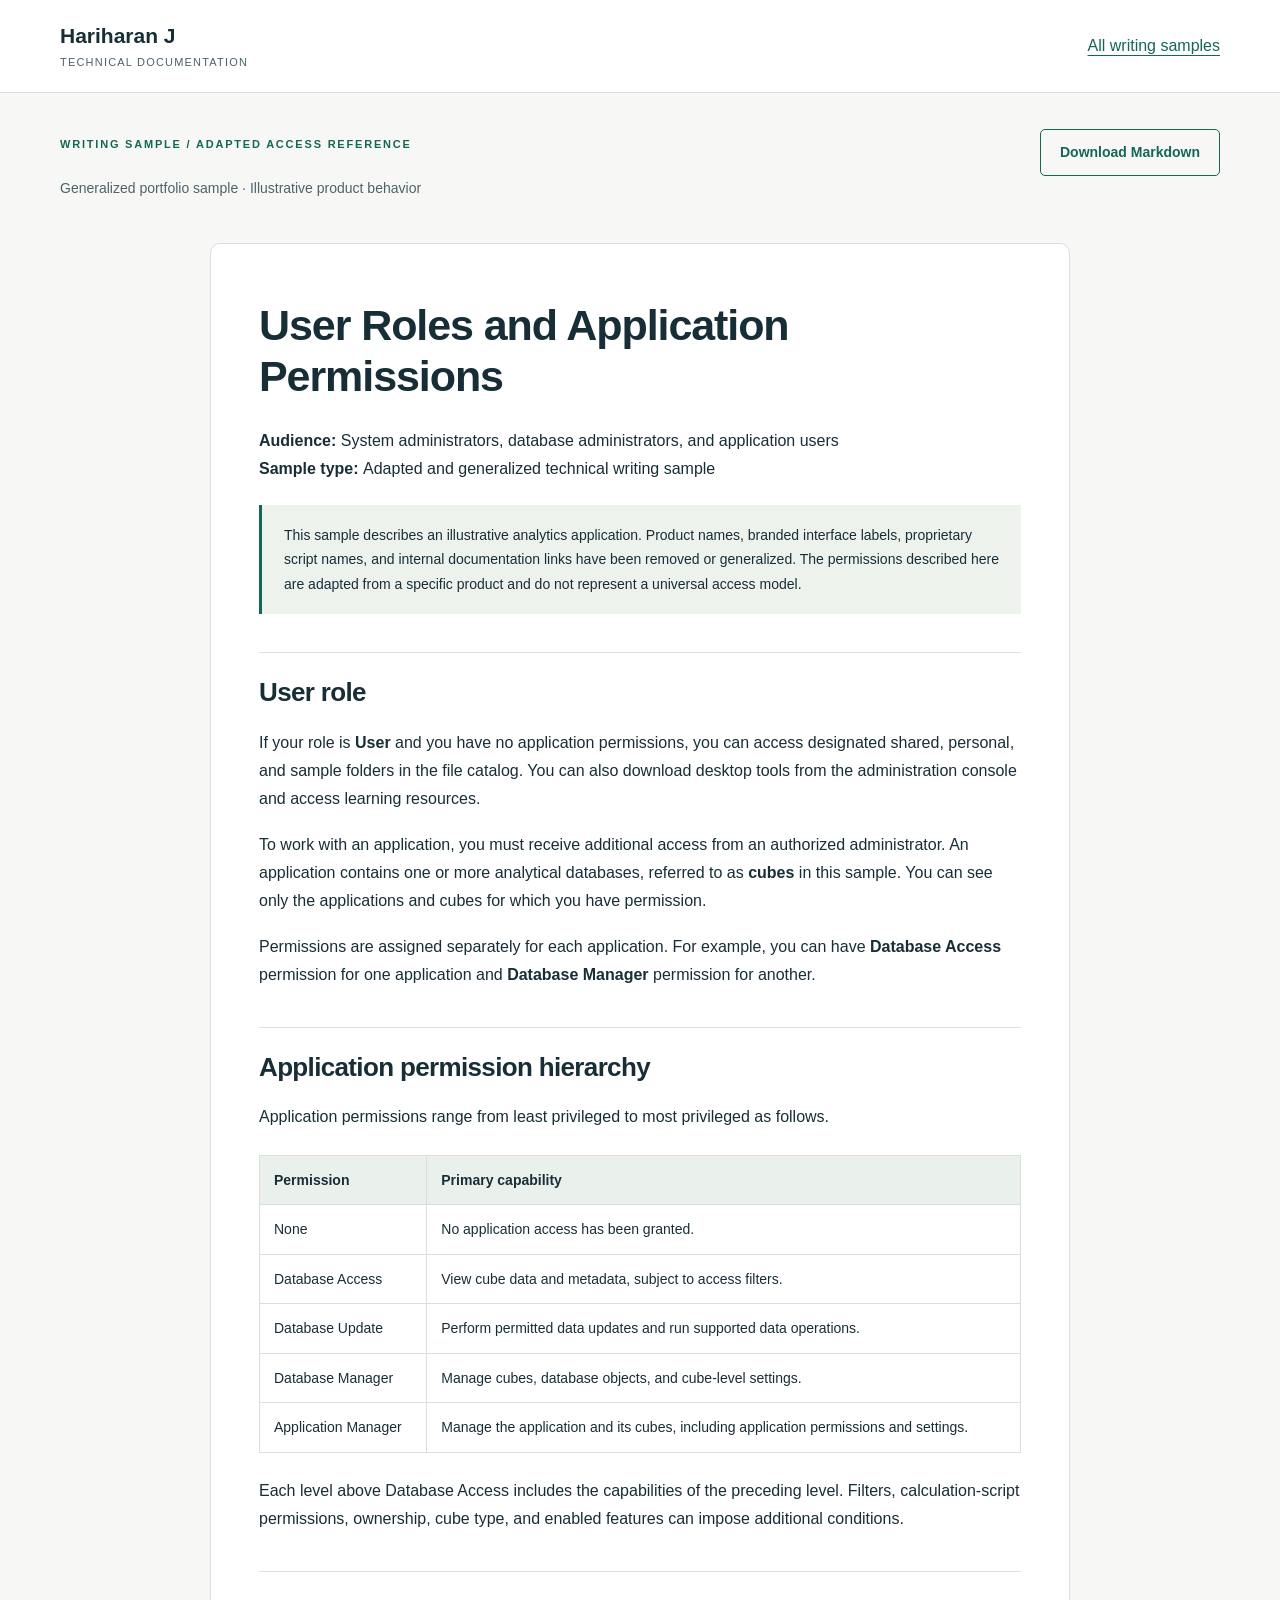
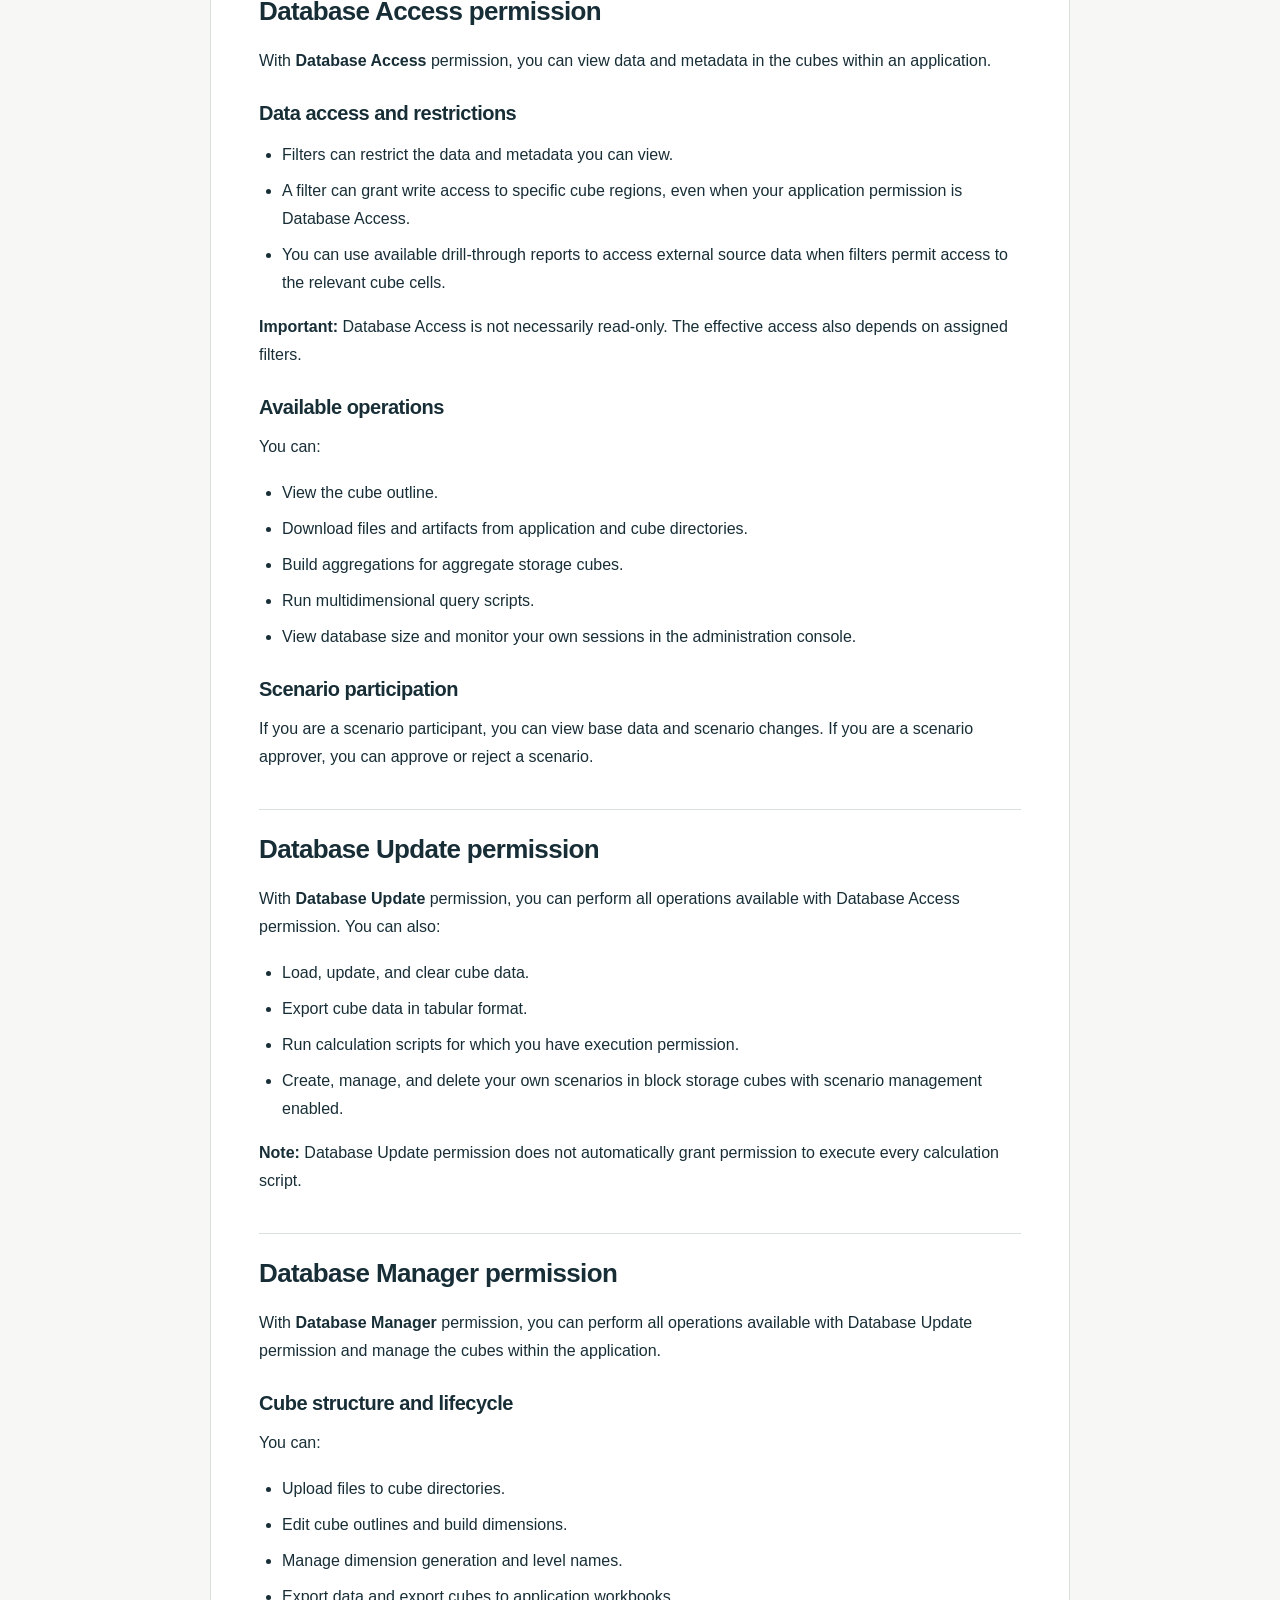
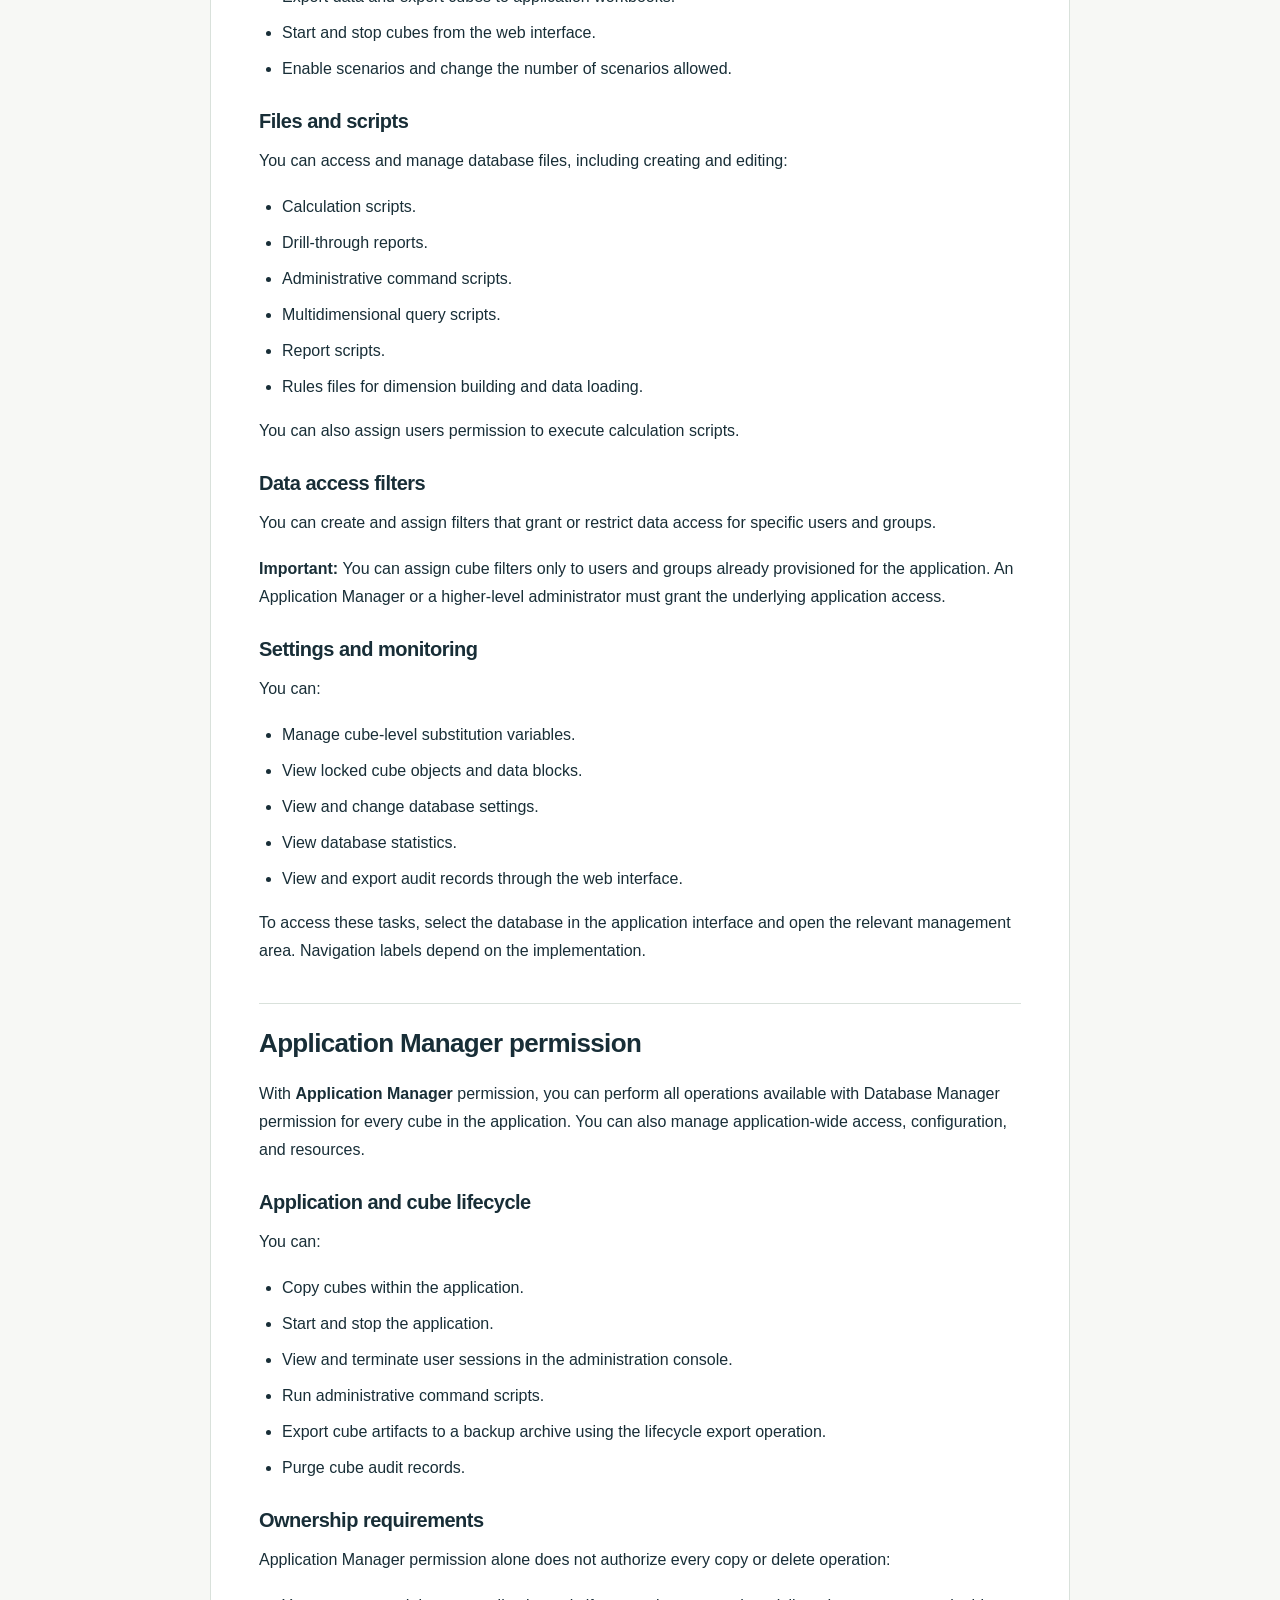
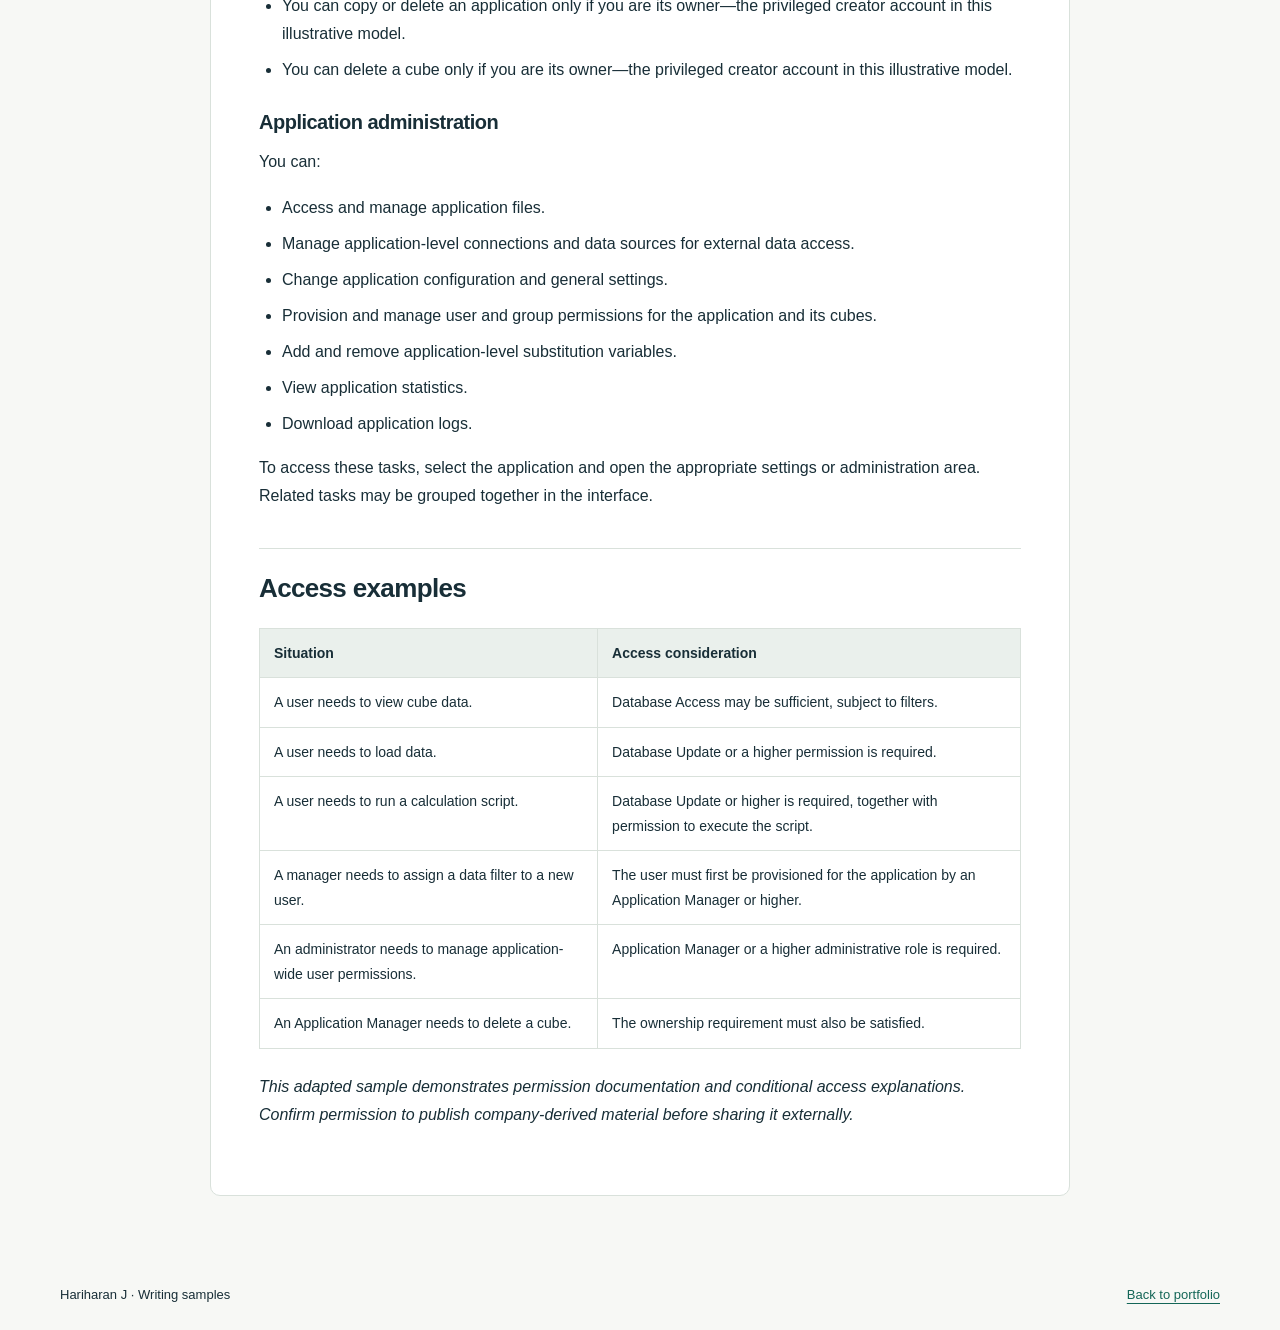
<file: user-permissions.html>
<!DOCTYPE html>
<html lang="en">
    <head>
        <meta charset="UTF-8">
        <meta name="viewport" content="width=device-width, initial-scale=1.0">
        <title>
            User Roles and Application Permissions | Hariharan J
        </title>
        <link rel="stylesheet" href="../style.css">
    </head>
    <body>
        <a class="skip-link" href="#sample">
            Skip to sample
        </a>
        <header class="site-header">
            <nav class="container navigation" aria-label="Sample navigation">
                <a class="brand" href="../index.html">
                    Hariharan J
                    <span>
                        Technical documentation
                    </span>
                </a>
                <a href="../index.html#work-samples">
                    All writing samples
                </a>
            </nav>
        </header>
        <main class="container">
            <div class="sample-top">
                <div class="sample-toolbar">
                    <p class="eyebrow">
                        Writing sample / Adapted access reference
                    </p>
                    <a class="button secondary" href="User_Roles_and_Application_Permissions_Sample.md" download>
                        Download Markdown
                    </a>
                </div>
                <p class="sample-scope">
                    Generalized portfolio sample · Illustrative product behavior
                </p>
            </div>
            <article id="sample" class="document">
                <h1>
                    User Roles and Application Permissions
                </h1>
                <p>
                    <strong>
                        Audience:
                    </strong>
                    System administrators, database administrators, and application users
                    <br>
                    <strong>
                        Sample type:
                    </strong>
                    Adapted and generalized technical writing sample
                </p>
                <blockquote>
                    <p>
                        This sample describes an illustrative analytics application. Product names, branded interface labels, proprietary script names, and internal documentation links have been removed or generalized. The permissions described here are adapted from a specific product and do not represent a universal access model.
                    </p>
                </blockquote>
                <h2>
                    User role
                </h2>
                <p>
                    If your role is
                    <strong>
                        User
                    </strong>
                    and you have no application permissions, you can access designated shared, personal, and sample folders in the file catalog. You can also download desktop tools from the administration console and access learning resources.
                </p>
                <p>
                    To work with an application, you must receive additional access from an authorized administrator. An application contains one or more analytical databases, referred to as
                    <strong>
                        cubes
                    </strong>
                    in this sample. You can see only the applications and cubes for which you have permission.
                </p>
                <p>
                    Permissions are assigned separately for each application. For example, you can have
                    <strong>
                        Database Access
                    </strong>
                    permission for one application and
                    <strong>
                        Database Manager
                    </strong>
                    permission for another.
                </p>
                <h2>
                    Application permission hierarchy
                </h2>
                <p>
                    Application permissions range from least privileged to most privileged as follows.
                </p>
                <div class="table-scroll" role="region" aria-label="Reference table" tabindex="0">
                    <table>
                        <thead>
                            <tr>
                                <th>
                                    Permission
                                </th>
                                <th>
                                    Primary capability
                                </th>
                            </tr>
                        </thead>
                        <tbody>
                            <tr>
                                <td>
                                    None
                                </td>
                                <td>
                                    No application access has been granted.
                                </td>
                            </tr>
                            <tr>
                                <td>
                                    Database Access
                                </td>
                                <td>
                                    View cube data and metadata, subject to access filters.
                                </td>
                            </tr>
                            <tr>
                                <td>
                                    Database Update
                                </td>
                                <td>
                                    Perform permitted data updates and run supported data operations.
                                </td>
                            </tr>
                            <tr>
                                <td>
                                    Database Manager
                                </td>
                                <td>
                                    Manage cubes, database objects, and cube-level settings.
                                </td>
                            </tr>
                            <tr>
                                <td>
                                    Application Manager
                                </td>
                                <td>
                                    Manage the application and its cubes, including application permissions and settings.
                                </td>
                            </tr>
                        </tbody>
                    </table>
                </div>
                <p>
                    Each level above Database Access includes the capabilities of the preceding level. Filters, calculation-script permissions, ownership, cube type, and enabled features can impose additional conditions.
                </p>
                <h2>
                    Database Access permission
                </h2>
                <p>
                    With
                    <strong>
                        Database Access
                    </strong>
                    permission, you can view data and metadata in the cubes within an application.
                </p>
                <h3>
                    Data access and restrictions
                </h3>
                <ul>
                    <li>
                        Filters can restrict the data and metadata you can view.
                    </li>
                    <li>
                        A filter can grant write access to specific cube regions, even when your application permission is Database Access.
                    </li>
                    <li>
                        You can use available drill-through reports to access external source data when filters permit access to the relevant cube cells.
                    </li>
                </ul>
                <p>
                    <strong>
                        Important:
                    </strong>
                    Database Access is not necessarily read-only. The effective access also depends on assigned filters.
                </p>
                <h3>
                    Available operations
                </h3>
                <p>
                    You can:
                </p>
                <ul>
                    <li>
                        View the cube outline.
                    </li>
                    <li>
                        Download files and artifacts from application and cube directories.
                    </li>
                    <li>
                        Build aggregations for aggregate storage cubes.
                    </li>
                    <li>
                        Run multidimensional query scripts.
                    </li>
                    <li>
                        View database size and monitor your own sessions in the administration console.
                    </li>
                </ul>
                <h3>
                    Scenario participation
                </h3>
                <p>
                    If you are a scenario participant, you can view base data and scenario changes. If you are a scenario approver, you can approve or reject a scenario.
                </p>
                <h2>
                    Database Update permission
                </h2>
                <p>
                    With
                    <strong>
                        Database Update
                    </strong>
                    permission, you can perform all operations available with Database Access permission. You can also:
                </p>
                <ul>
                    <li>
                        Load, update, and clear cube data.
                    </li>
                    <li>
                        Export cube data in tabular format.
                    </li>
                    <li>
                        Run calculation scripts for which you have execution permission.
                    </li>
                    <li>
                        Create, manage, and delete your own scenarios in block storage cubes with scenario management enabled.
                    </li>
                </ul>
                <p>
                    <strong>
                        Note:
                    </strong>
                    Database Update permission does not automatically grant permission to execute every calculation script.
                </p>
                <h2>
                    Database Manager permission
                </h2>
                <p>
                    With
                    <strong>
                        Database Manager
                    </strong>
                    permission, you can perform all operations available with Database Update permission and manage the cubes within the application.
                </p>
                <h3>
                    Cube structure and lifecycle
                </h3>
                <p>
                    You can:
                </p>
                <ul>
                    <li>
                        Upload files to cube directories.
                    </li>
                    <li>
                        Edit cube outlines and build dimensions.
                    </li>
                    <li>
                        Manage dimension generation and level names.
                    </li>
                    <li>
                        Export data and export cubes to application workbooks.
                    </li>
                    <li>
                        Start and stop cubes from the web interface.
                    </li>
                    <li>
                        Enable scenarios and change the number of scenarios allowed.
                    </li>
                </ul>
                <h3>
                    Files and scripts
                </h3>
                <p>
                    You can access and manage database files, including creating and editing:
                </p>
                <ul>
                    <li>
                        Calculation scripts.
                    </li>
                    <li>
                        Drill-through reports.
                    </li>
                    <li>
                        Administrative command scripts.
                    </li>
                    <li>
                        Multidimensional query scripts.
                    </li>
                    <li>
                        Report scripts.
                    </li>
                    <li>
                        Rules files for dimension building and data loading.
                    </li>
                </ul>
                <p>
                    You can also assign users permission to execute calculation scripts.
                </p>
                <h3>
                    Data access filters
                </h3>
                <p>
                    You can create and assign filters that grant or restrict data access for specific users and groups.
                </p>
                <p>
                    <strong>
                        Important:
                    </strong>
                    You can assign cube filters only to users and groups already provisioned for the application. An Application Manager or a higher-level administrator must grant the underlying application access.
                </p>
                <h3>
                    Settings and monitoring
                </h3>
                <p>
                    You can:
                </p>
                <ul>
                    <li>
                        Manage cube-level substitution variables.
                    </li>
                    <li>
                        View locked cube objects and data blocks.
                    </li>
                    <li>
                        View and change database settings.
                    </li>
                    <li>
                        View database statistics.
                    </li>
                    <li>
                        View and export audit records through the web interface.
                    </li>
                </ul>
                <p>
                    To access these tasks, select the database in the application interface and open the relevant management area. Navigation labels depend on the implementation.
                </p>
                <h2>
                    Application Manager permission
                </h2>
                <p>
                    With
                    <strong>
                        Application Manager
                    </strong>
                    permission, you can perform all operations available with Database Manager permission for every cube in the application. You can also manage application-wide access, configuration, and resources.
                </p>
                <h3>
                    Application and cube lifecycle
                </h3>
                <p>
                    You can:
                </p>
                <ul>
                    <li>
                        Copy cubes within the application.
                    </li>
                    <li>
                        Start and stop the application.
                    </li>
                    <li>
                        View and terminate user sessions in the administration console.
                    </li>
                    <li>
                        Run administrative command scripts.
                    </li>
                    <li>
                        Export cube artifacts to a backup archive using the lifecycle export operation.
                    </li>
                    <li>
                        Purge cube audit records.
                    </li>
                </ul>
                <h3>
                    Ownership requirements
                </h3>
                <p>
                    Application Manager permission alone does not authorize every copy or delete operation:
                </p>
                <ul>
                    <li>
                        You can copy or delete an application only if you are its owner—the privileged creator account in this illustrative model.
                    </li>
                    <li>
                        You can delete a cube only if you are its owner—the privileged creator account in this illustrative model.
                    </li>
                </ul>
                <h3>
                    Application administration
                </h3>
                <p>
                    You can:
                </p>
                <ul>
                    <li>
                        Access and manage application files.
                    </li>
                    <li>
                        Manage application-level connections and data sources for external data access.
                    </li>
                    <li>
                        Change application configuration and general settings.
                    </li>
                    <li>
                        Provision and manage user and group permissions for the application and its cubes.
                    </li>
                    <li>
                        Add and remove application-level substitution variables.
                    </li>
                    <li>
                        View application statistics.
                    </li>
                    <li>
                        Download application logs.
                    </li>
                </ul>
                <p>
                    To access these tasks, select the application and open the appropriate settings or administration area. Related tasks may be grouped together in the interface.
                </p>
                <h2>
                    Access examples
                </h2>
                <div class="table-scroll" role="region" aria-label="Reference table" tabindex="0">
                    <table>
                        <thead>
                            <tr>
                                <th>
                                    Situation
                                </th>
                                <th>
                                    Access consideration
                                </th>
                            </tr>
                        </thead>
                        <tbody>
                            <tr>
                                <td>
                                    A user needs to view cube data.
                                </td>
                                <td>
                                    Database Access may be sufficient, subject to filters.
                                </td>
                            </tr>
                            <tr>
                                <td>
                                    A user needs to load data.
                                </td>
                                <td>
                                    Database Update or a higher permission is required.
                                </td>
                            </tr>
                            <tr>
                                <td>
                                    A user needs to run a calculation script.
                                </td>
                                <td>
                                    Database Update or higher is required, together with permission to execute the script.
                                </td>
                            </tr>
                            <tr>
                                <td>
                                    A manager needs to assign a data filter to a new user.
                                </td>
                                <td>
                                    The user must first be provisioned for the application by an Application Manager or higher.
                                </td>
                            </tr>
                            <tr>
                                <td>
                                    An administrator needs to manage application-wide user permissions.
                                </td>
                                <td>
                                    Application Manager or a higher administrative role is required.
                                </td>
                            </tr>
                            <tr>
                                <td>
                                    An Application Manager needs to delete a cube.
                                </td>
                                <td>
                                    The ownership requirement must also be satisfied.
                                </td>
                            </tr>
                        </tbody>
                    </table>
                </div>
                <p>
                    <em>
                        This adapted sample demonstrates permission documentation and conditional access explanations. Confirm permission to publish company-derived material before sharing it externally.
                    </em>
                </p>
            </article>
        </main>
        <footer class="container footer">
            <p>
                Hariharan J · Writing samples
            </p>
            <a href="../index.html#work-samples">
                Back to portfolio
            </a>
        </footer>
    </body>
</html>
</file>
<file: style.css>
/* Shared styles for the portfolio and its three writing samples. */
:root {
    --ink: #182e37;
    --muted: #4d626b;
    --accent: #146657;
    --accent-dark: #0c493e;
    --paper: #f7f8f5;
    --line: #d9e1db;
}
* { box-sizing: border-box; }
html { scroll-padding-top: 24px; }
body { margin: 0; background: var(--paper); color: var(--ink); font-family: Arial, Helvetica, sans-serif; font-size: 16px; line-height: 1.75; }
a { color: var(--accent); text-underline-offset: 4px; overflow-wrap: anywhere; }
a:hover { color: var(--accent-dark); }
a:focus-visible { outline: 3px solid #b36519; outline-offset: 5px; border-radius: 2px; }
.container { width: min(1160px, calc(100% - 64px)); margin-inline: auto; }
.skip-link { position: absolute; left: 16px; top: -100px; padding: 12px; background: white; z-index: 10; }
.skip-link:focus { top: 12px; }
.site-header { background: #fff; border-bottom: 1px solid var(--line); }
.navigation { display: flex; align-items: center; justify-content: space-between; gap: 24px; padding-block: 22px; }
.brand { color: var(--ink); font-weight: 700; font-size: 21px; text-decoration: none; line-height: 1.35; }
.brand span { display: block; color: var(--muted); font-size: 11px; font-weight: 400; letter-spacing: 1.2px; text-transform: uppercase; margin-top: 5px; }
.nav-links { display: flex; flex-wrap: wrap; gap: 10px 22px; }
.nav-links a { color: var(--ink); font-size: 14px; text-decoration: none; }
.nav-links a:hover { text-decoration: underline; }
h1, h2, h3, h4 { line-height: 1.2; letter-spacing: -.025em; }
h1 { margin: 18px 0 28px; font-size: clamp(42px, 5.6vw, 68px); font-weight: 700; }
h1 span { color: var(--accent); }
h2 { font-size: clamp(28px, 3.4vw, 39px); margin: 10px 0 22px; max-width: 820px; }
h3 { font-size: 22px; margin: 0 0 18px; }
h4 { font-size: 21px; margin: 0 0 16px; }
p { margin: 0 0 18px; }
li { margin-bottom: 8px; }
ul, ol { padding-left: 23px; }
.eyebrow { margin: 0 0 16px; font-size: 11px; line-height: 1.5; font-weight: 700; letter-spacing: 1.8px; text-transform: uppercase; color: var(--accent); }
.hero { display: grid; grid-template-columns: 1.65fr 1fr; gap: 64px; padding-block: 80px; align-items: center; }
.hero-name { font-size: 23px; font-weight: 700; margin-bottom: 2px; }
.role { color: var(--muted); margin-bottom: 24px; }
.lead { font-size: 19px; color: var(--muted); max-width: 660px; }
.actions { display: flex; flex-wrap: wrap; gap: 12px; margin-top: 30px; }
.button { display: inline-flex; align-items: center; justify-content: center; gap: 16px; padding: 12px 19px; background: var(--accent); border: 1px solid var(--accent); border-radius: 5px; color: white; font-size: 14px; font-weight: 700; line-height: 1.5; text-decoration: none; }
.button:hover { background: var(--accent-dark); color: white; }
.button.secondary { background: transparent; color: var(--accent); }
.button.secondary:hover { background: #e9f0eb; }
.hero-aside { padding: 32px; border-radius: 14px; background: #e8eee8; border: 1px solid #d5e0d6; }
.focus-number { font-size: 58px; line-height: 1; letter-spacing: -3px; margin: 24px 0 10px; }
.focus-number span { font-size: 20px; letter-spacing: 0; }
.hero-aside > p:not(.eyebrow):not(.focus-number) { color: var(--muted); font-size: 14px; }
.focus-item { display: flex; gap: 16px; padding-top: 19px; margin-top: 19px; border-top: 1px solid #cbd7ce; }
.focus-item > span { font-size: 12px; color: var(--accent); padding-top: 2px; }
.focus-item strong { font-size: 15px; }
.focus-item p { font-size: 13px; margin: 4px 0 0; color: var(--muted); }
.section { border-top: 1px solid var(--line); padding-block: 64px; }
.section-heading { margin-bottom: 30px; }
.section-heading > p:last-child:not(.eyebrow) { max-width: 720px; color: var(--muted); }
.prose { max-width: 850px; font-size: 18px; }
.grid { display: grid; gap: 20px; }
.three { grid-template-columns: repeat(3, minmax(0, 1fr)); }
.two { grid-template-columns: repeat(2, minmax(0, 1fr)); }
.card { background: #fff; border: 1px solid var(--line); border-radius: 9px; padding: 28px; min-width: 0; }
.card p, .card li { color: var(--muted); }
.card p:last-child, .card ul:last-child { margin-bottom: 0; }
.card strong { color: var(--ink); }
.card ul { margin-top: 0; }
.ai-panel { display: grid; grid-template-columns: 1fr 1.2fr; gap: 40px; background: #eaf0ec; padding: 32px; border-radius: 9px; margin-top: 24px; }
.ai-panel p:last-child { margin-bottom: 0; }
.ai-panel ul { margin: 0; }
.notice { border-left: 3px solid var(--accent); padding: 14px 20px; background: #edf2ed; font-size: 14px; margin-bottom: 26px; }
.sample-card { display: flex; flex-direction: column; }
.sample-card .eyebrow { color: var(--accent); }
.sample-card h3 { min-height: 2.4em; }
dl { margin: 4px 0 26px; font-size: 14px; }
dt { font-weight: 700; margin-top: 12px; }
dd { margin: 2px 0 0; color: var(--muted); }
.card-actions { display: flex; flex-direction: column; align-items: flex-start; gap: 12px; margin-top: auto; }
.card-actions > a:not(.button) { font-size: 13px; }
.group-heading { margin: 32px 0 20px; }
.badge { display: inline-block; background: #f8edd9; color: #745019; border-radius: 4px; padding: 3px 9px; font-size: 11px; font-weight: 700; margin-bottom: 16px; letter-spacing: .5px; text-transform: uppercase; }
.planned { background: #fbfbf8; }
.job { display: grid; grid-template-columns: 1fr 1.7fr; gap: 40px; border-top: 1px solid var(--line); padding: 28px 0; }
.job:last-child { padding-bottom: 0; }
.job h3 { font-size: 19px; }
.job h4 { font-size: 18px; }
.job p:last-child, .job ul { margin-bottom: 0; }
.job ul { margin-top: 0; }
.date { font-size: 13px; color: var(--muted); margin-bottom: 10px; }
.resume-panel { display: flex; justify-content: space-between; align-items: center; gap: 28px; }
.resume-panel p:last-child { margin-bottom: 0; }
.contact-section { background: #183f36; color: #fff; padding-block: 64px; }
.contact-section .eyebrow { color: #bddccc; }
.contact-section p:not(.eyebrow) { color: #dbe7df; }
.contact-email { display: inline-block; color: #fff; font-size: clamp(19px, 3vw, 30px); margin-top: 12px; }
.contact-email:hover { color: #d6eddf; }
.footer { display: flex; justify-content: space-between; gap: 20px; padding-block: 24px; font-size: 13px; }
.footer p { margin: 0; }
/* Sample reading pages */
.sample-top { padding-block: 36px 24px; }
.sample-toolbar { display: flex; flex-wrap: wrap; justify-content: space-between; align-items: center; gap: 16px; }
.document { max-width: 860px; margin: 0 auto 64px; background: #fff; border: 1px solid var(--line); border-radius: 10px; padding: 48px; }
.document h1 { font-size: clamp(30px, 4vw, 43px); margin: 8px 0 24px; }
.document h2 { font-size: 26px; margin: 38px 0 20px; padding-top: 24px; border-top: 1px solid var(--line); }
.document h3 { font-size: 20px; margin: 26px 0 14px; }
.document blockquote { margin: 22px 0; padding: 18px 22px; border-left: 3px solid var(--accent); background: #edf2ed; font-size: 14px; }
.document blockquote p { margin: 0; }
.document code { background: #eff2ef; padding: 2px 5px; border-radius: 3px; font-size: .9em; overflow-wrap: anywhere; }
.table-scroll { overflow-x: auto; margin: 24px 0; }
table { width: 100%; border-collapse: collapse; font-size: 14px; }
th, td { border: 1px solid var(--line); padding: 12px 14px; text-align: left; vertical-align: top; }
th { background: #eaf0ec; }
.sample-scope { font-size: 14px; color: var(--muted); }
@media (max-width: 1000px) {
    .navigation { align-items: flex-start; flex-direction: column; gap: 18px; }
    .hero { gap: 32px; grid-template-columns: 1.3fr 1fr; }
    .three { grid-template-columns: repeat(2, minmax(0, 1fr)); }
}
@media (max-width: 700px) {
    .container { width: calc(100% - 36px); }
    .hero { grid-template-columns: 1fr; padding-block: 44px; }
    .hero-aside { padding: 26px; }
    .section { padding-block: 42px; }
    .three, .two, .ai-panel, .job { grid-template-columns: 1fr; }
    .ai-panel { gap: 22px; padding: 24px; }
    .job { gap: 10px; }
    .card { padding: 24px; }
    .sample-card h3 { min-height: 0; }
    .resume-panel { align-items: flex-start; flex-direction: column; }
    .nav-links { gap: 10px 18px; }
    .document { padding: 24px 20px; }
    .document h2 { font-size: 23px; }
}
@media print {
    .site-header, .skip-link, .sample-top, .footer { display: none; }
    body { background: white; color: black; font-size: 11pt; }
    .container { width: 100%; }
    .document { border: 0; padding: 0; margin: 0; max-width: none; }
    .document h1 { font-size: 24pt; }
    .document h2, .document h3 { break-after: avoid; }
    .table-scroll { overflow: visible; }
    tr { break-inside: avoid; }
}
</file>
